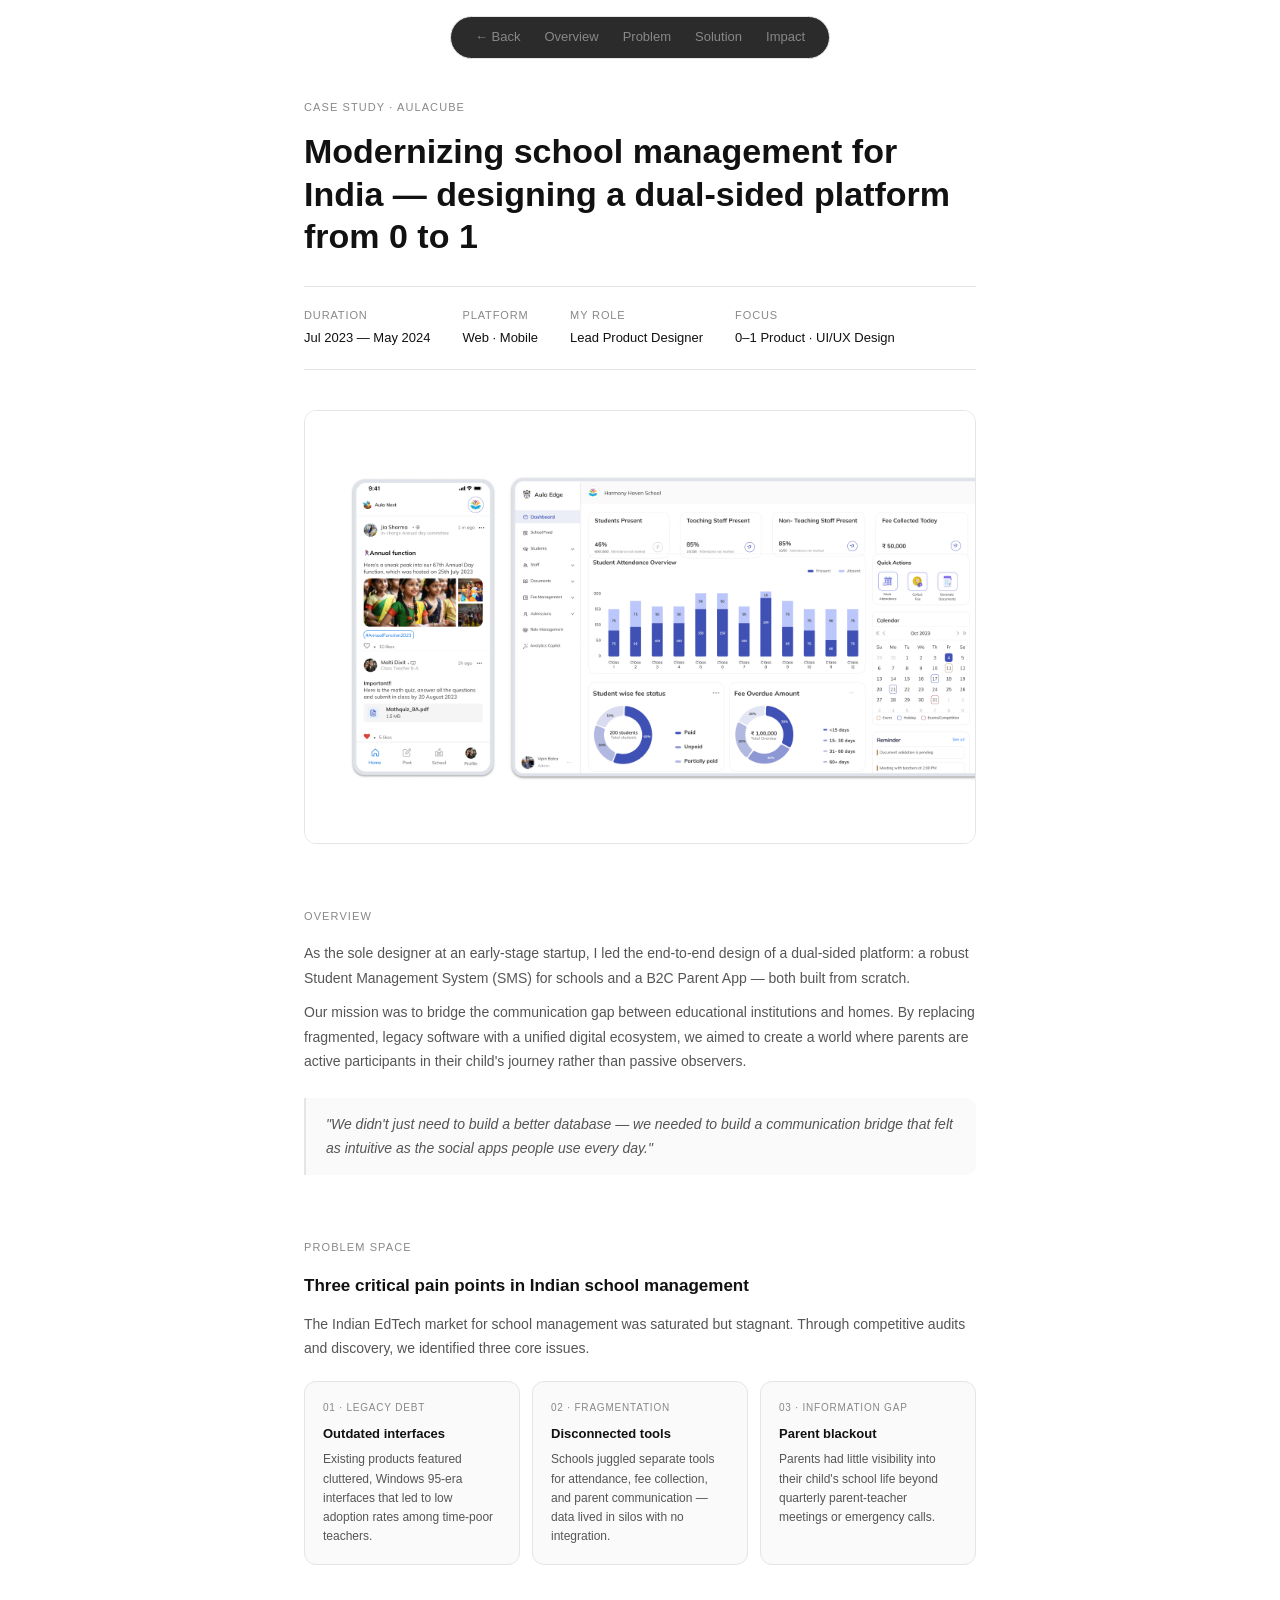
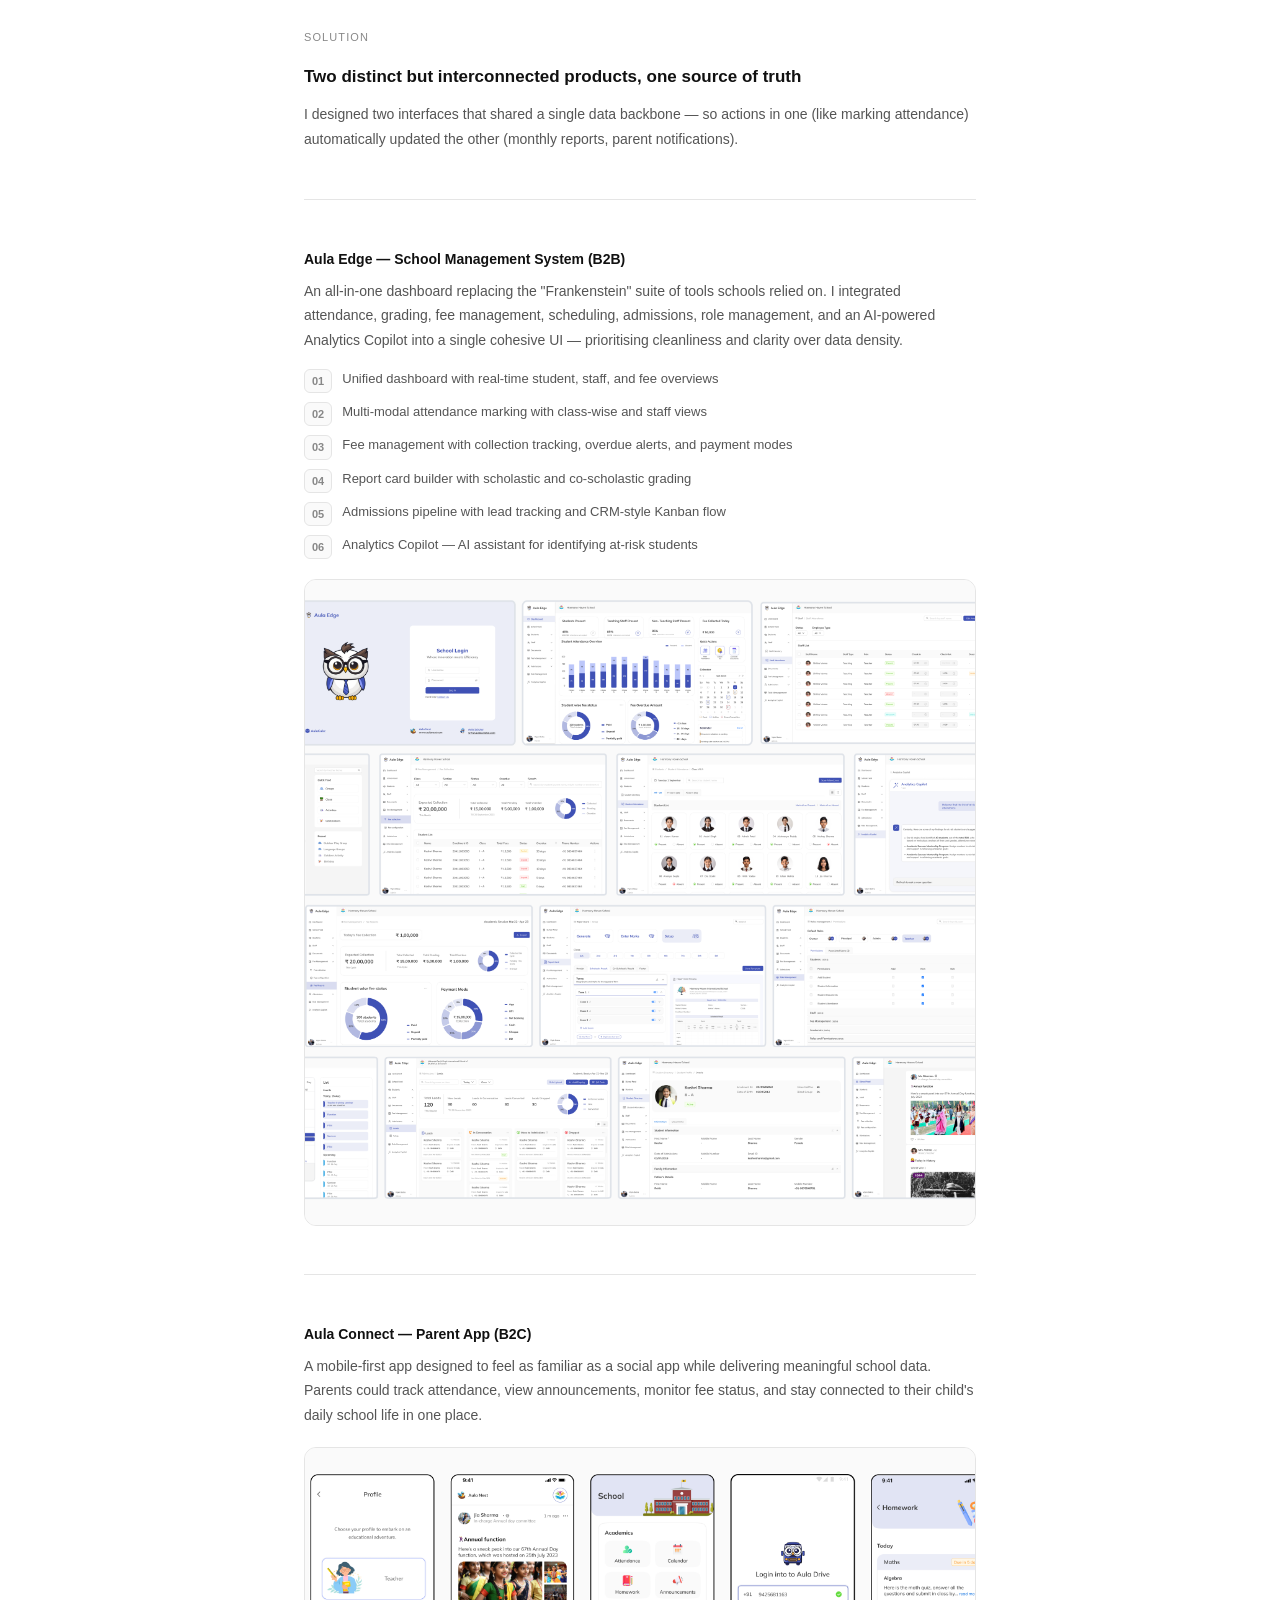
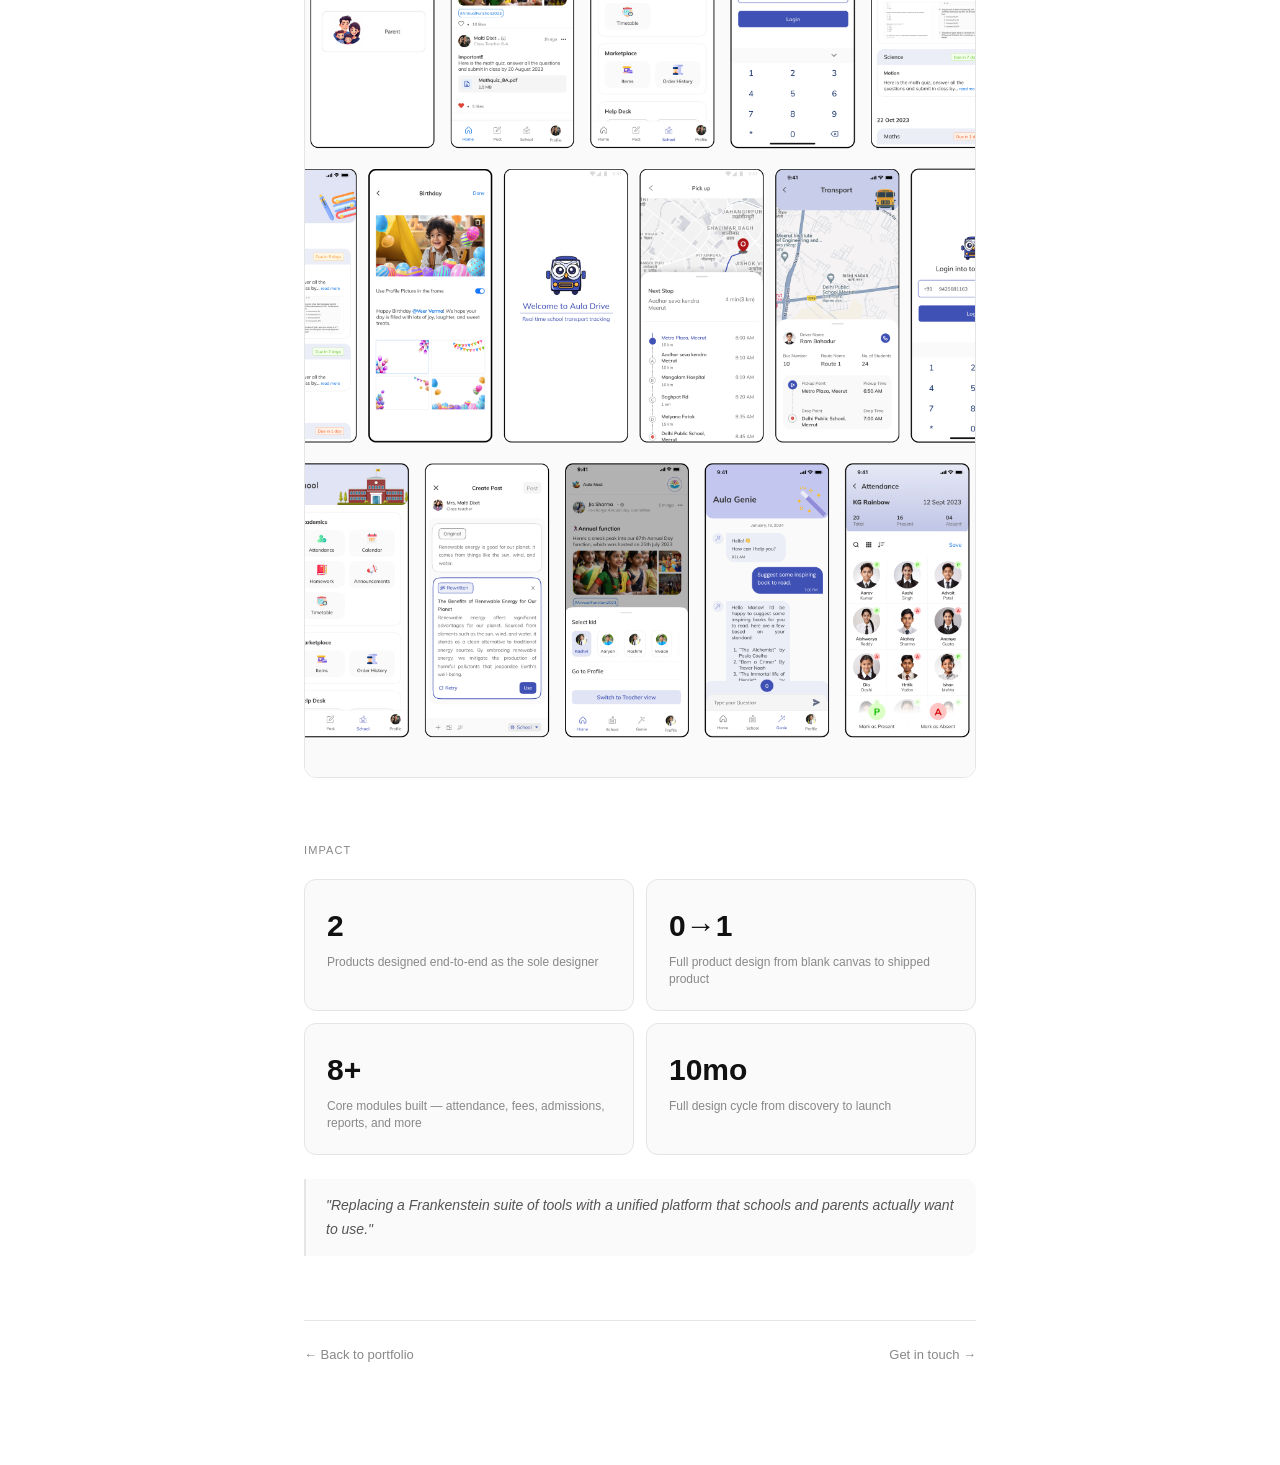
<file: aulacube-case-study.html>
<!DOCTYPE html>
<html lang="en">
<head>
  <meta charset="UTF-8" />
  <meta name="viewport" content="width=device-width, initial-scale=1.0" />
  <title>Rethinking School Management for India — Divyal Jain</title>
  <script>(function(){var t=localStorage.getItem('theme')||(window.matchMedia('(prefers-color-scheme: dark)').matches?'dark':'light');document.documentElement.setAttribute('data-theme',t);})();</script>
  <style>
    *, *::before, *::after { box-sizing: border-box; margin: 0; padding: 0; }

    :root {
      --bg: #ffffff;
      --fg: #111111;
      --muted: #888;
      --border: #e5e5e5;
      --card: #fafafa;
      --body-text: #555;
      --radius: 12px;
      --nav-bg: rgba(255,255,255,0.92);
      --nav-hover: #f0f0f0;
    }
    [data-theme="dark"] {
      --bg: #0f0f0f;
      --fg: #e8e8e8;
      --muted: #666;
      --border: #222;
      --card: #161616;
      --body-text: #999;
      --nav-bg: rgba(15,15,15,0.92);
      --nav-hover: #1a1a1a;
    }
    @media (prefers-color-scheme: dark) {
      :root:not([data-theme="light"]) {
        --bg: #0f0f0f; --fg: #e8e8e8; --muted: #666; --border: #222; --card: #161616; --body-text: #999;
      }
    }

    html { scroll-behavior: smooth; transition: background .3s, color .3s; }
    body { background: var(--bg); color: var(--fg); font-family: -apple-system, BlinkMacSystemFont, 'Segoe UI', sans-serif; line-height: 1.6; }

    /* NAV */
    .top-nav { position: sticky; top: 16px; z-index: 100; display: flex; justify-content: center; margin-bottom: 56px; }
    .nav-inner {
      display: flex; align-items: center; gap: 4px;
      background: rgba(20,20,20,.9); backdrop-filter: blur(12px);
      border: 1px solid var(--border); border-radius: 999px; padding: 6px 14px; font-size: 13px;
    }
    .nav-inner a { color: var(--muted); text-decoration: none; padding: 4px 10px; border-radius: 999px; transition: color .15s; }
    .nav-inner a:hover { color: var(--fg); }

    /* LAYOUT */
    main { max-width: 720px; margin: 0 auto; padding: 0 24px 100px; }

    /* HERO */
    .hero { margin-bottom: 64px; }
    .hero-eyebrow { font-size: 11px; letter-spacing: .1em; text-transform: uppercase; color: var(--muted); margin-bottom: 14px; }
    .hero h1 { font-size: clamp(24px, 4vw, 34px); font-weight: 600; line-height: 1.25; margin-bottom: 28px; }
    .hero-meta {
      display: flex; flex-wrap: wrap; gap: 32px;
      padding: 20px 0; border-top: 1px solid var(--border); border-bottom: 1px solid var(--border);
      margin-bottom: 40px;
    }
    .meta-item { display: flex; flex-direction: column; gap: 4px; }
    .meta-label { font-size: 11px; text-transform: uppercase; letter-spacing: .08em; color: var(--muted); }
    .meta-value { font-size: 13px; font-weight: 500; }

    /* SECTION */
    .cs-section { margin-bottom: 64px; }
    .section-label { font-size: 11px; letter-spacing: .1em; text-transform: uppercase; color: var(--muted); margin-bottom: 16px; }
    .cs-section h2 { font-size: 17px; font-weight: 600; margin-bottom: 12px; }
    .cs-section h3 { font-size: 14px; font-weight: 600; margin-bottom: 8px; margin-top: 24px; color: var(--fg); }
    .cs-section p { font-size: 14px; color: var(--body-text); line-height: 1.75; margin-bottom: 10px; }

    /* SCREENSHOT */
    .screenshot { width: 100%; display: block; border-radius: var(--radius); border: 1px solid var(--border); margin: 20px 0; }

    /* IMPACT LIST */
    .impact-list { display: flex; flex-direction: column; gap: 8px; margin-top: 16px; }
    .impact-item { display: flex; gap: 10px; align-items: flex-start; font-size: 13px; color: var(--body-text); line-height: 1.65; }
    .impact-num { background: var(--card); border: 1px solid var(--border); border-radius: 6px; padding: 2px 7px; font-size: 11px; color: var(--muted); font-weight: 600; flex-shrink: 0; margin-top: 1px; }

    /* METRICS */
    .metrics { display: grid; grid-template-columns: repeat(2, 1fr); gap: 12px; margin-top: 20px; }
    .metric { background: var(--card); border: 1px solid var(--border); border-radius: var(--radius); padding: 22px; }
    .metric-val { font-size: 30px; font-weight: 700; margin-bottom: 4px; }
    .metric-label { font-size: 12px; color: var(--muted); line-height: 1.4; }

    /* PROBLEM CARDS */
    .problem-grid { display: grid; grid-template-columns: repeat(3, 1fr); gap: 12px; margin-top: 20px; }
    .problem-card { background: var(--card); border: 1px solid var(--border); border-radius: var(--radius); padding: 18px; }
    .problem-card .problem-tag { font-size: 10px; text-transform: uppercase; letter-spacing: .08em; color: var(--muted); margin-bottom: 8px; }
    .problem-card h4 { font-size: 13px; font-weight: 600; margin-bottom: 6px; color: var(--fg); }
    .problem-card p { font-size: 12px; color: var(--body-text); line-height: 1.6; margin: 0; }

    /* PULL QUOTE */
    .pull-quote { border-left: 2px solid var(--border); padding: 14px 20px; margin-top: 24px; background: var(--card); border-radius: 0 10px 10px 0; }
    .pull-quote p { font-size: 14px; font-style: italic; color: var(--body-text); margin: 0 !important; }

    hr { border: none; border-top: 1px solid var(--border); margin: 48px 0; }

    /* FOOTER */
    .footer { margin-top: 64px; padding-top: 24px; border-top: 1px solid var(--border); display: flex; justify-content: space-between; align-items: center; }
    .footer a { font-size: 13px; color: var(--muted); text-decoration: none; transition: color .15s; }
    .footer a:hover { color: var(--fg); }

    /* MOBILE BACK BUTTON */
    .mobile-back { display: none; }
    @media (max-width: 640px) {
      .mobile-back {
        display: flex; align-items: center; justify-content: center;
        position: fixed; top: 16px; left: 16px; z-index: 999;
        width: 38px; height: 38px; border-radius: 100px;
        background: var(--nav-bg); backdrop-filter: blur(16px); -webkit-backdrop-filter: blur(16px);
        border: 1px solid var(--border); box-shadow: 0 2px 12px rgba(0,0,0,0.12);
        color: var(--fg); text-decoration: none;
        transition: transform 0.3s ease, opacity 0.3s ease, background 0.2s;
      }
      .mobile-back svg { width: 18px; height: 18px; stroke: currentColor; fill: none; stroke-width: 2; stroke-linecap: round; stroke-linejoin: round; }
      .mobile-back.hide { transform: translateY(-72px); opacity: 0; pointer-events: none; }
    }

    @media (max-width: 640px) {
      /* Nav */
      .top-nav { display: none; }
      /* Layout — top padding clears the fixed back button */
      main { padding: 72px 16px 48px; }
      /* Grids */
      .problem-grid { grid-template-columns: 1fr; }
      .metrics { grid-template-columns: 1fr; }
      /* Meta */
      .hero-meta { gap: 16px; }
      /* Impact metrics */
      .metric { padding: 14px; }
      .metric-val { font-size: 20px; }
      .metric-label { font-size: 11px; }
      /* Footer */
      .footer { flex-direction: column; gap: 8px; text-align: center; }
    }
  </style>
</head>
<body>

<nav class="top-nav">
  <div class="nav-inner">
    <a href="index.html">← Back</a>
    <a href="#overview">Overview</a>
    <a href="#problem">Problem</a>
    <a href="#solution">Solution</a>
    <a href="#impact">Impact</a>
  </div>
</nav>

<main>

  <!-- HERO -->
  <div class="hero">
    <div class="hero-eyebrow">Case Study · AulaCube</div>
    <h1>Modernizing school management for India — designing a dual-sided platform from 0 to 1</h1>
    <div class="hero-meta">
      <div class="meta-item"><span class="meta-label">Duration</span><span class="meta-value">Jul 2023 — May 2024</span></div>
      <div class="meta-item"><span class="meta-label">Platform</span><span class="meta-value">Web · Mobile</span></div>
      <div class="meta-item"><span class="meta-label">My Role</span><span class="meta-value">Lead Product Designer</span></div>
      <div class="meta-item"><span class="meta-label">Focus</span><span class="meta-value">0–1 Product · UI/UX Design</span></div>
    </div>
    <img class="screenshot" src="AulaCube case study three thumbnail.png" alt="AulaCube platform" style="margin:0" />
  </div>

  <!-- OVERVIEW -->
  <div class="cs-section" id="overview">
    <div class="section-label">Overview</div>
    <p>As the sole designer at an early-stage startup, I led the end-to-end design of a dual-sided platform: a robust Student Management System (SMS) for schools and a B2C Parent App — both built from scratch.</p>
    <p>Our mission was to bridge the communication gap between educational institutions and homes. By replacing fragmented, legacy software with a unified digital ecosystem, we aimed to create a world where parents are active participants in their child's journey rather than passive observers.</p>

    <div class="pull-quote">
      <p>"We didn't just need to build a better database — we needed to build a communication bridge that felt as intuitive as the social apps people use every day."</p>
    </div>
  </div>

  <!-- PROBLEM -->
  <div class="cs-section" id="problem">
    <div class="section-label">Problem Space</div>
    <h2>Three critical pain points in Indian school management</h2>
    <p>The Indian EdTech market for school management was saturated but stagnant. Through competitive audits and discovery, we identified three core issues.</p>

    <div class="problem-grid">
      <div class="problem-card">
        <div class="problem-tag">01 · Legacy Debt</div>
        <h4>Outdated interfaces</h4>
        <p>Existing products featured cluttered, Windows 95-era interfaces that led to low adoption rates among time-poor teachers.</p>
      </div>
      <div class="problem-card">
        <div class="problem-tag">02 · Fragmentation</div>
        <h4>Disconnected tools</h4>
        <p>Schools juggled separate tools for attendance, fee collection, and parent communication — data lived in silos with no integration.</p>
      </div>
      <div class="problem-card">
        <div class="problem-tag">03 · Information Gap</div>
        <h4>Parent blackout</h4>
        <p>Parents had little visibility into their child's school life beyond quarterly parent-teacher meetings or emergency calls.</p>
      </div>
    </div>
  </div>

  <!-- SOLUTION -->
  <div class="cs-section" id="solution">
    <div class="section-label">Solution</div>
    <h2>Two distinct but interconnected products, one source of truth</h2>
    <p>I designed two interfaces that shared a single data backbone — so actions in one (like marking attendance) automatically updated the other (monthly reports, parent notifications).</p>

    <hr />

    <h3>Aula Edge — School Management System (B2B)</h3>
    <p>An all-in-one dashboard replacing the "Frankenstein" suite of tools schools relied on. I integrated attendance, grading, fee management, scheduling, admissions, role management, and an AI-powered Analytics Copilot into a single cohesive UI — prioritising cleanliness and clarity over data density.</p>

    <div class="impact-list">
      <div class="impact-item"><span class="impact-num">01</span>Unified dashboard with real-time student, staff, and fee overviews</div>
      <div class="impact-item"><span class="impact-num">02</span>Multi-modal attendance marking with class-wise and staff views</div>
      <div class="impact-item"><span class="impact-num">03</span>Fee management with collection tracking, overdue alerts, and payment modes</div>
      <div class="impact-item"><span class="impact-num">04</span>Report card builder with scholastic and co-scholastic grading</div>
      <div class="impact-item"><span class="impact-num">05</span>Admissions pipeline with lead tracking and CRM-style Kanban flow</div>
      <div class="impact-item"><span class="impact-num">06</span>Analytics Copilot — AI assistant for identifying at-risk students</div>
    </div>

    <img class="screenshot" src="Case study 3 assets/Aula Edge.png" alt="Aula Edge screens" />

    <hr />

    <h3>Aula Connect — Parent App (B2C)</h3>
    <p>A mobile-first app designed to feel as familiar as a social app while delivering meaningful school data. Parents could track attendance, view announcements, monitor fee status, and stay connected to their child's daily school life in one place.</p>

    <img class="screenshot" src="Case study 3 assets/Aula Connect.png" alt="Aula Connect parent app screens" />
  </div>

  <!-- IMPACT -->
  <div class="cs-section" id="impact">
    <div class="section-label">Impact</div>
    <div class="metrics">
      <div class="metric"><div class="metric-val">2</div><div class="metric-label">Products designed end-to-end as the sole designer</div></div>
      <div class="metric"><div class="metric-val">0→1</div><div class="metric-label">Full product design from blank canvas to shipped product</div></div>
      <div class="metric"><div class="metric-val">8+</div><div class="metric-label">Core modules built — attendance, fees, admissions, reports, and more</div></div>
      <div class="metric"><div class="metric-val">10mo</div><div class="metric-label">Full design cycle from discovery to launch</div></div>
    </div>
    <div class="pull-quote" style="margin-top:24px">
      <p>"Replacing a Frankenstein suite of tools with a unified platform that schools and parents actually want to use."</p>
    </div>
  </div>

  <div class="footer">
    <a href="index.html">← Back to portfolio</a>
    <a href="mailto:hi@divyaljain.com">Get in touch →</a>
  </div>

</main>

<!-- MOBILE BACK BUTTON -->
<a class="mobile-back" href="index.html" aria-label="Back to portfolio">
  <svg viewBox="0 0 24 24"><line x1="19" y1="12" x2="5" y2="12"/><polyline points="12 19 5 12 12 5"/></svg>
</a>
<script>
  (function() {
    var btn = document.querySelector('.mobile-back');
    if (!btn) return;
    var lastY = window.scrollY;
    var ticking = false;
    window.addEventListener('scroll', function() {
      if (ticking) return;
      ticking = true;
      requestAnimationFrame(function() {
        var y = window.scrollY;
        if (y > lastY && y > 60) {
          btn.classList.add('hide');
        } else {
          btn.classList.remove('hide');
        }
        lastY = y;
        ticking = false;
      });
    }, { passive: true });
  })();
</script>
</body>
</html>
</file>
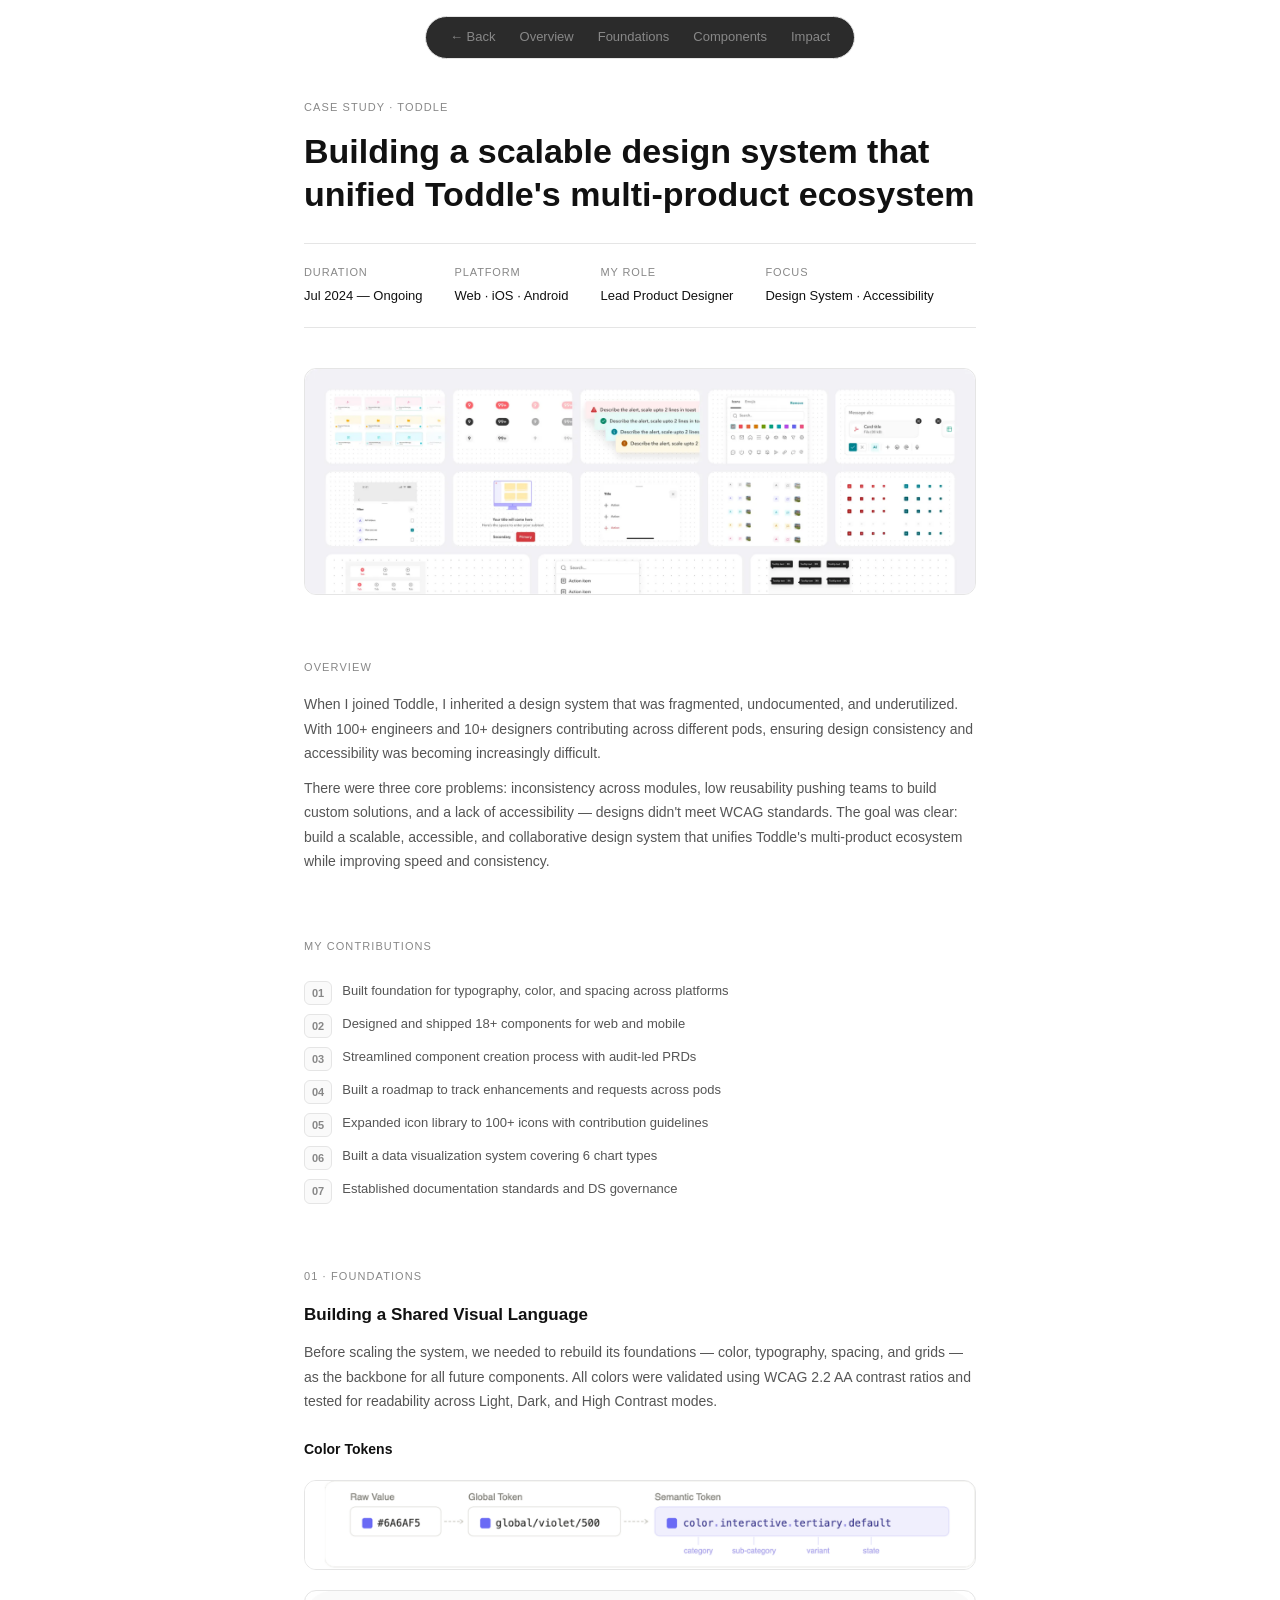
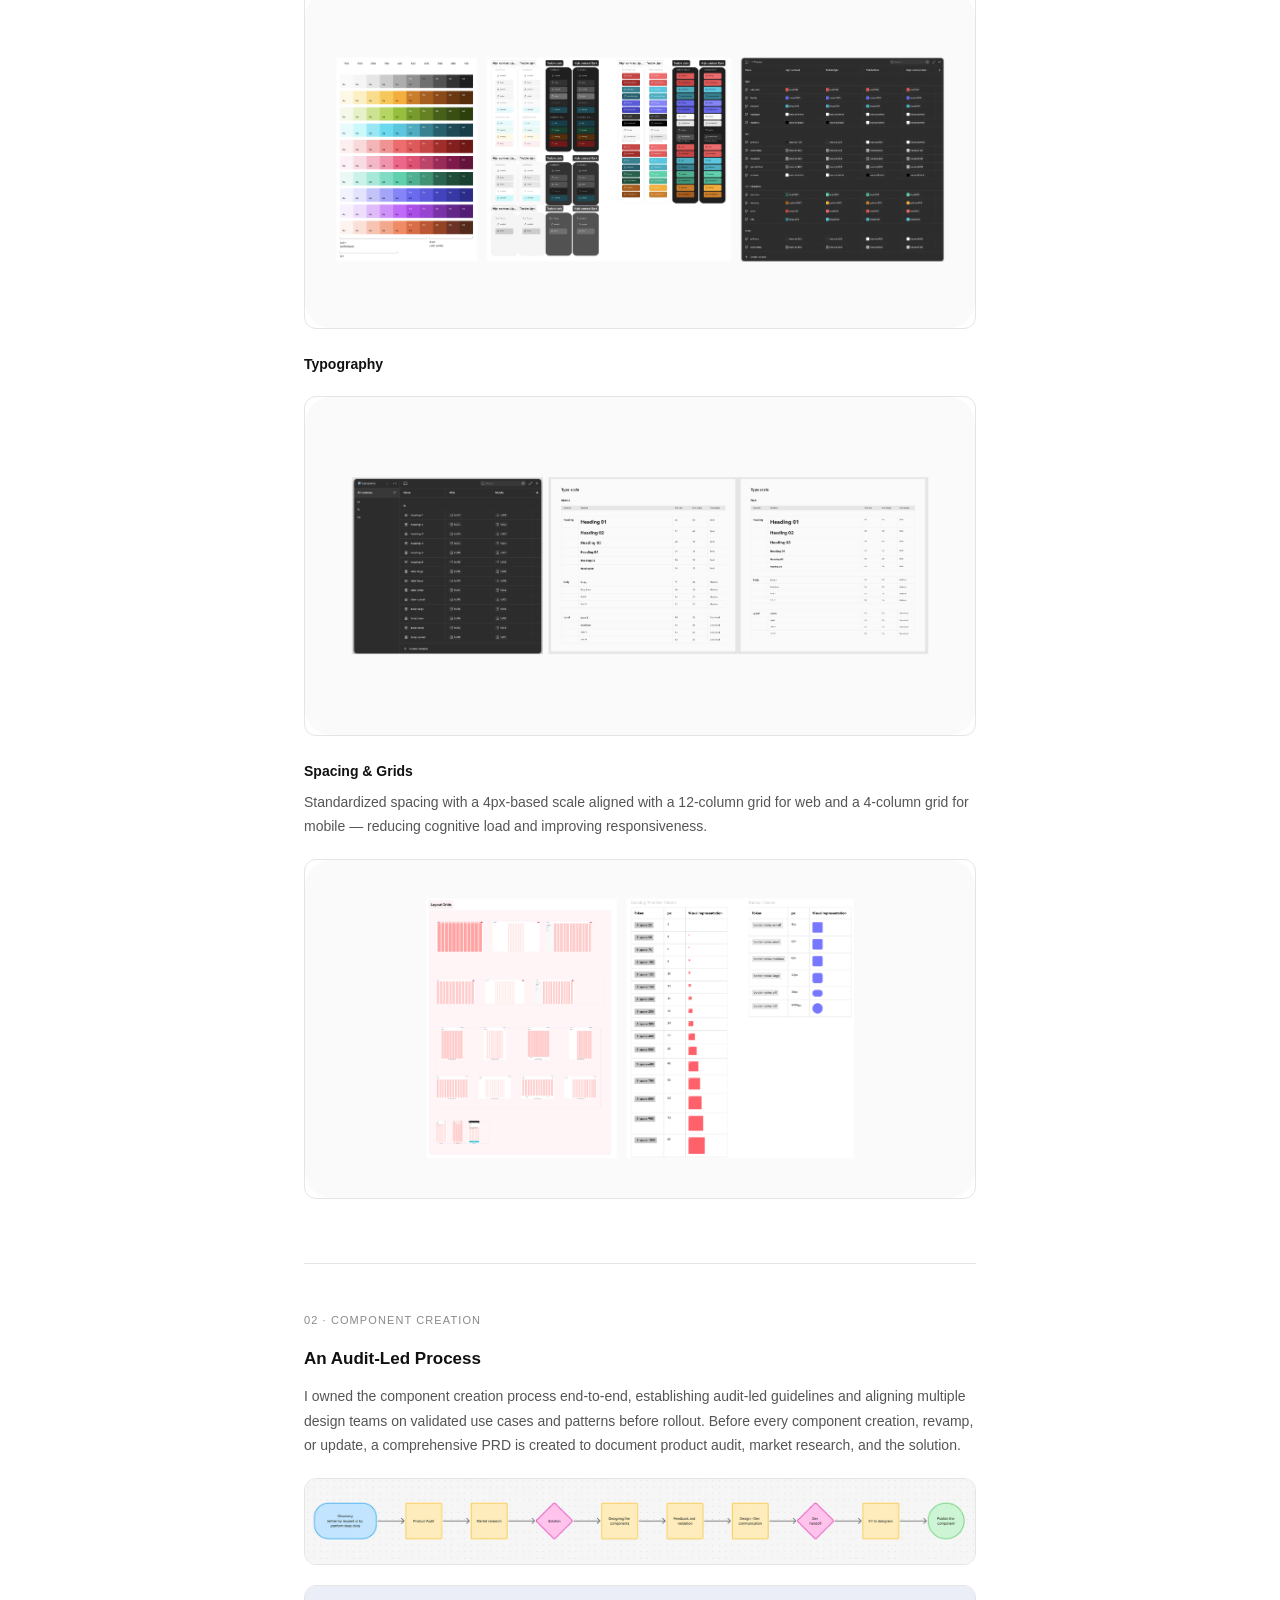
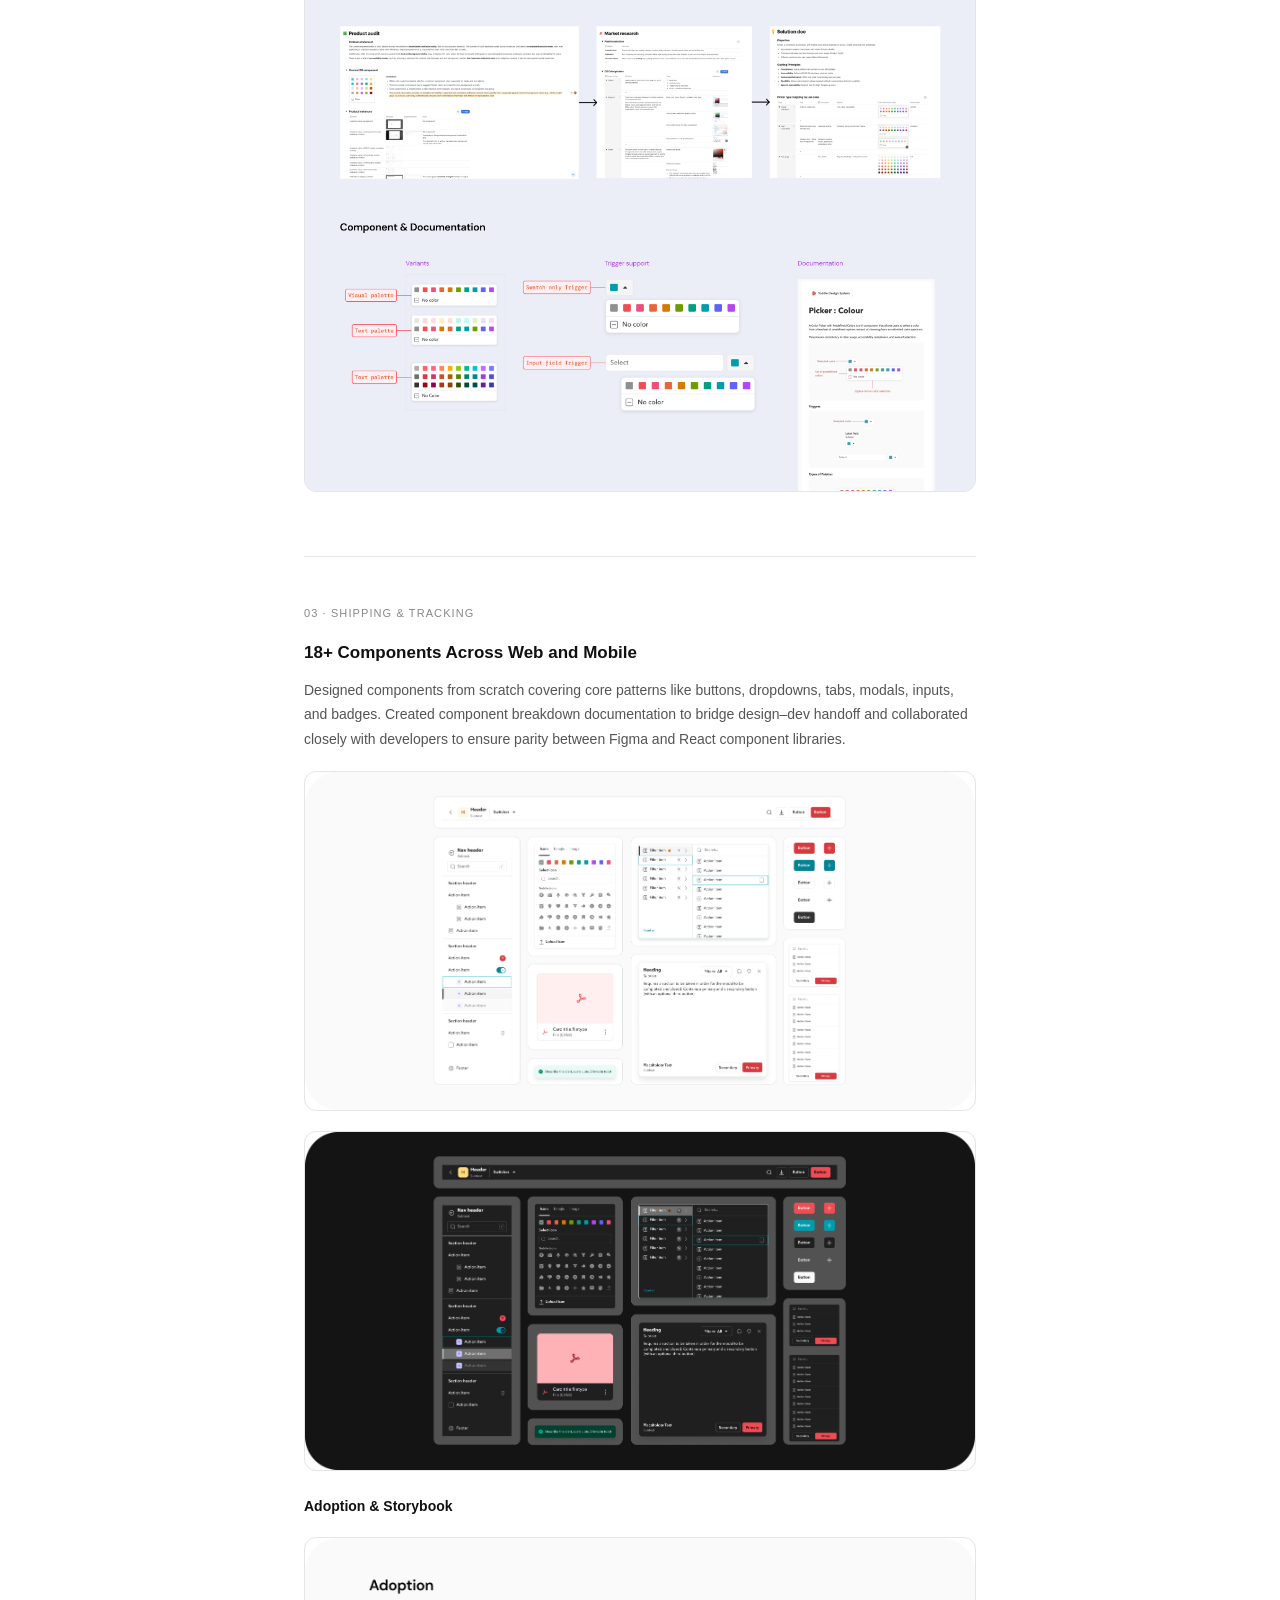
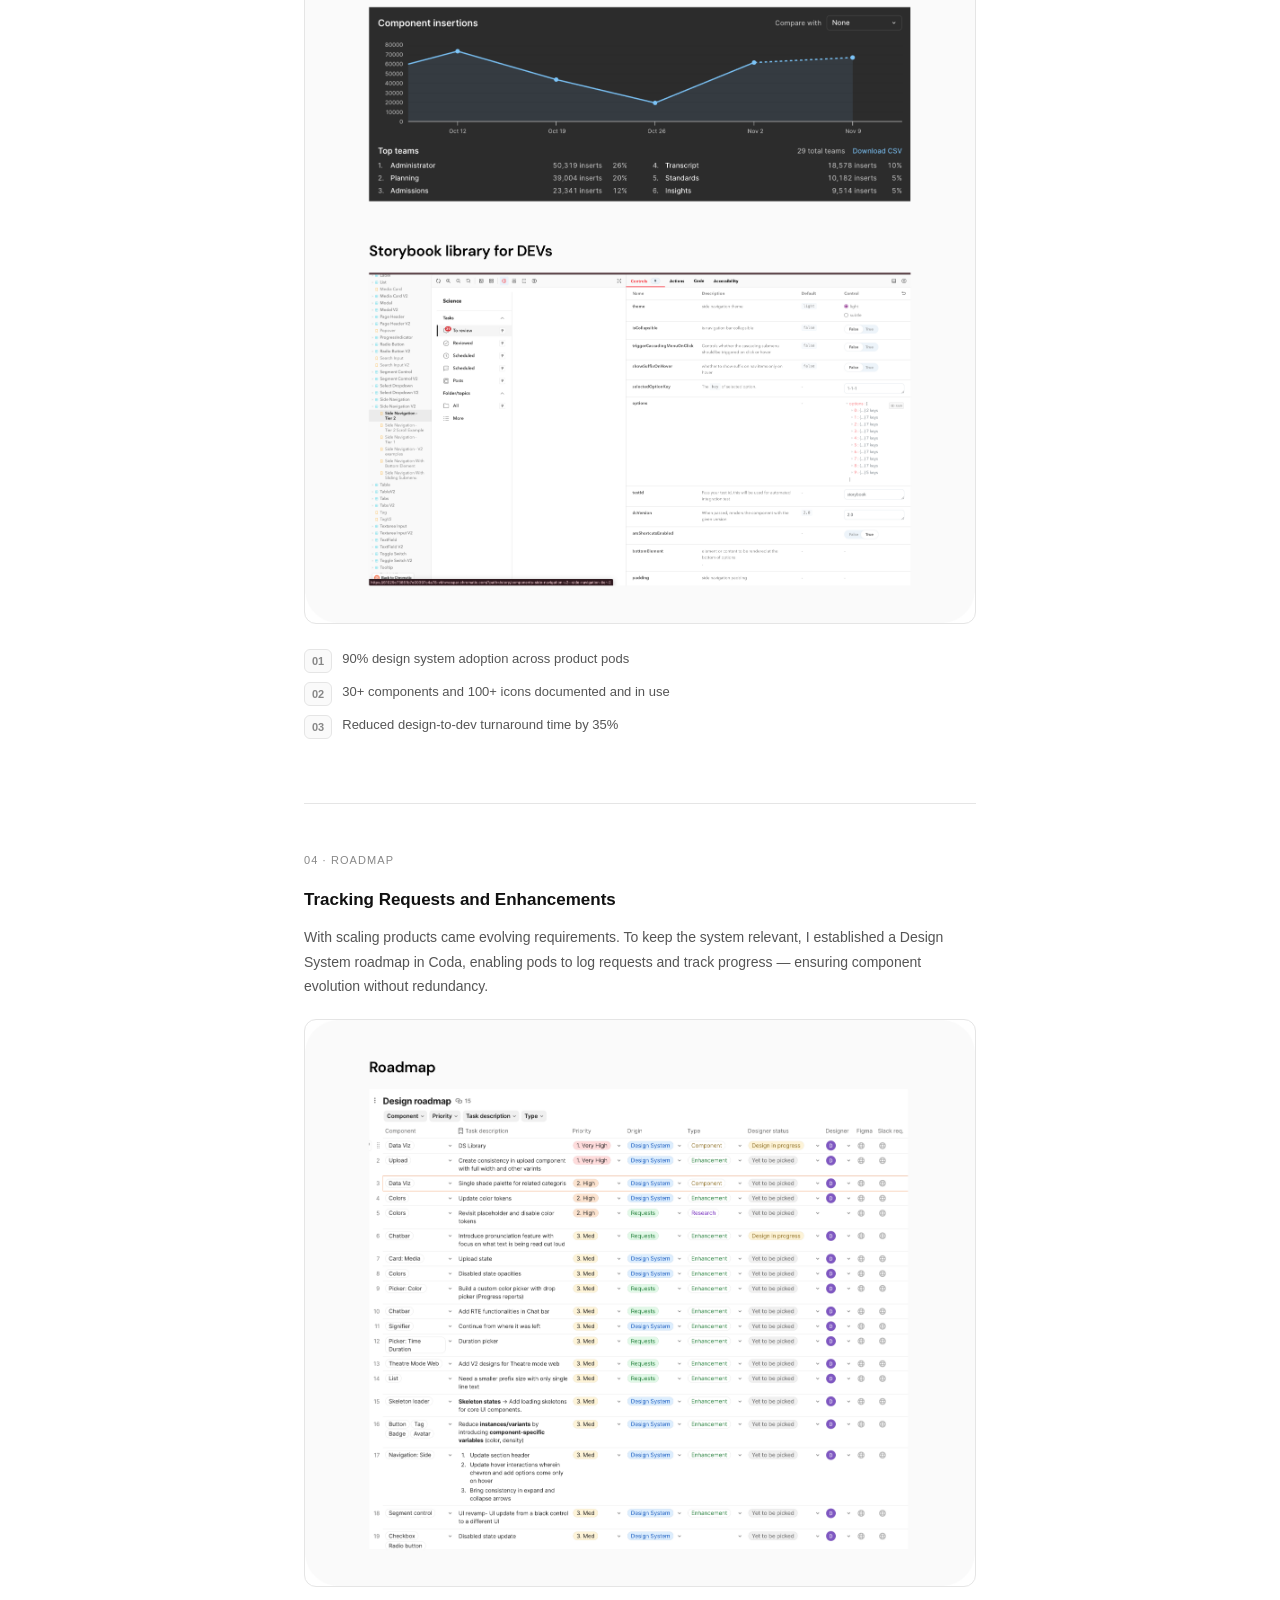
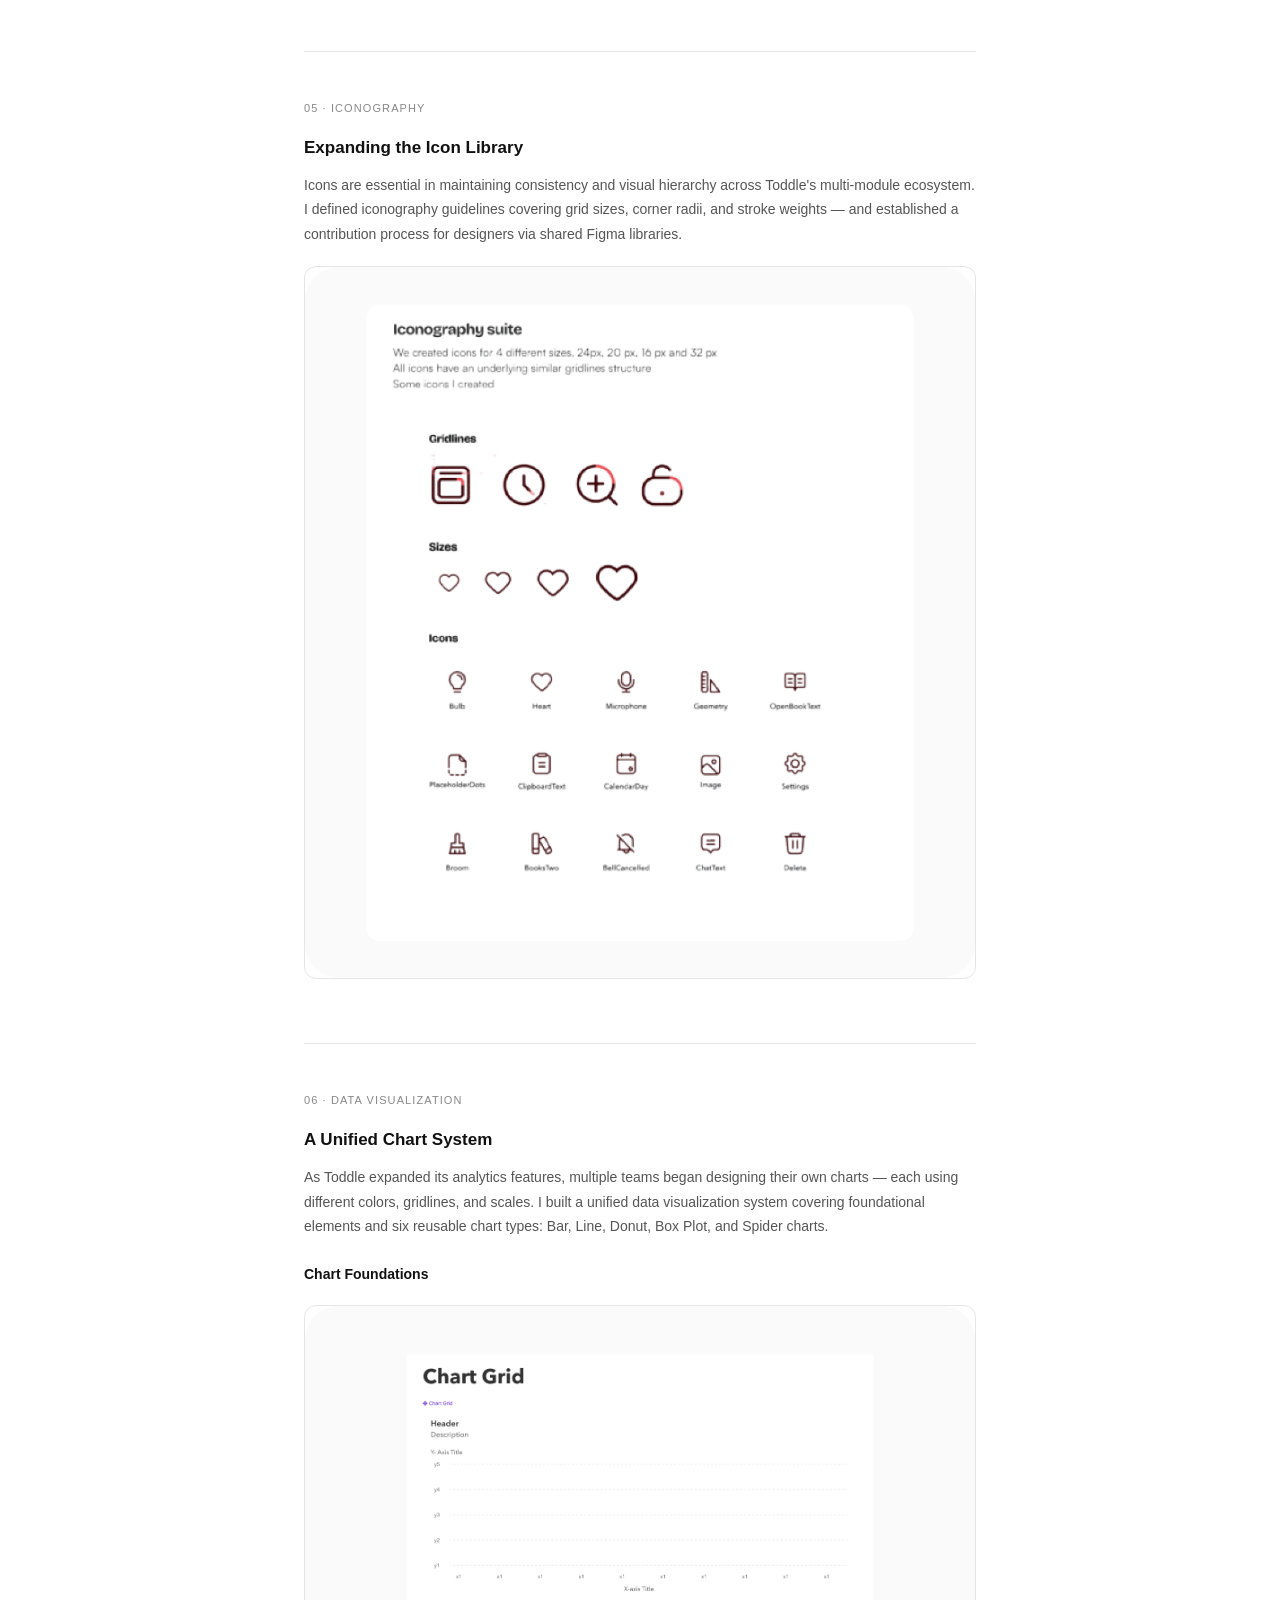
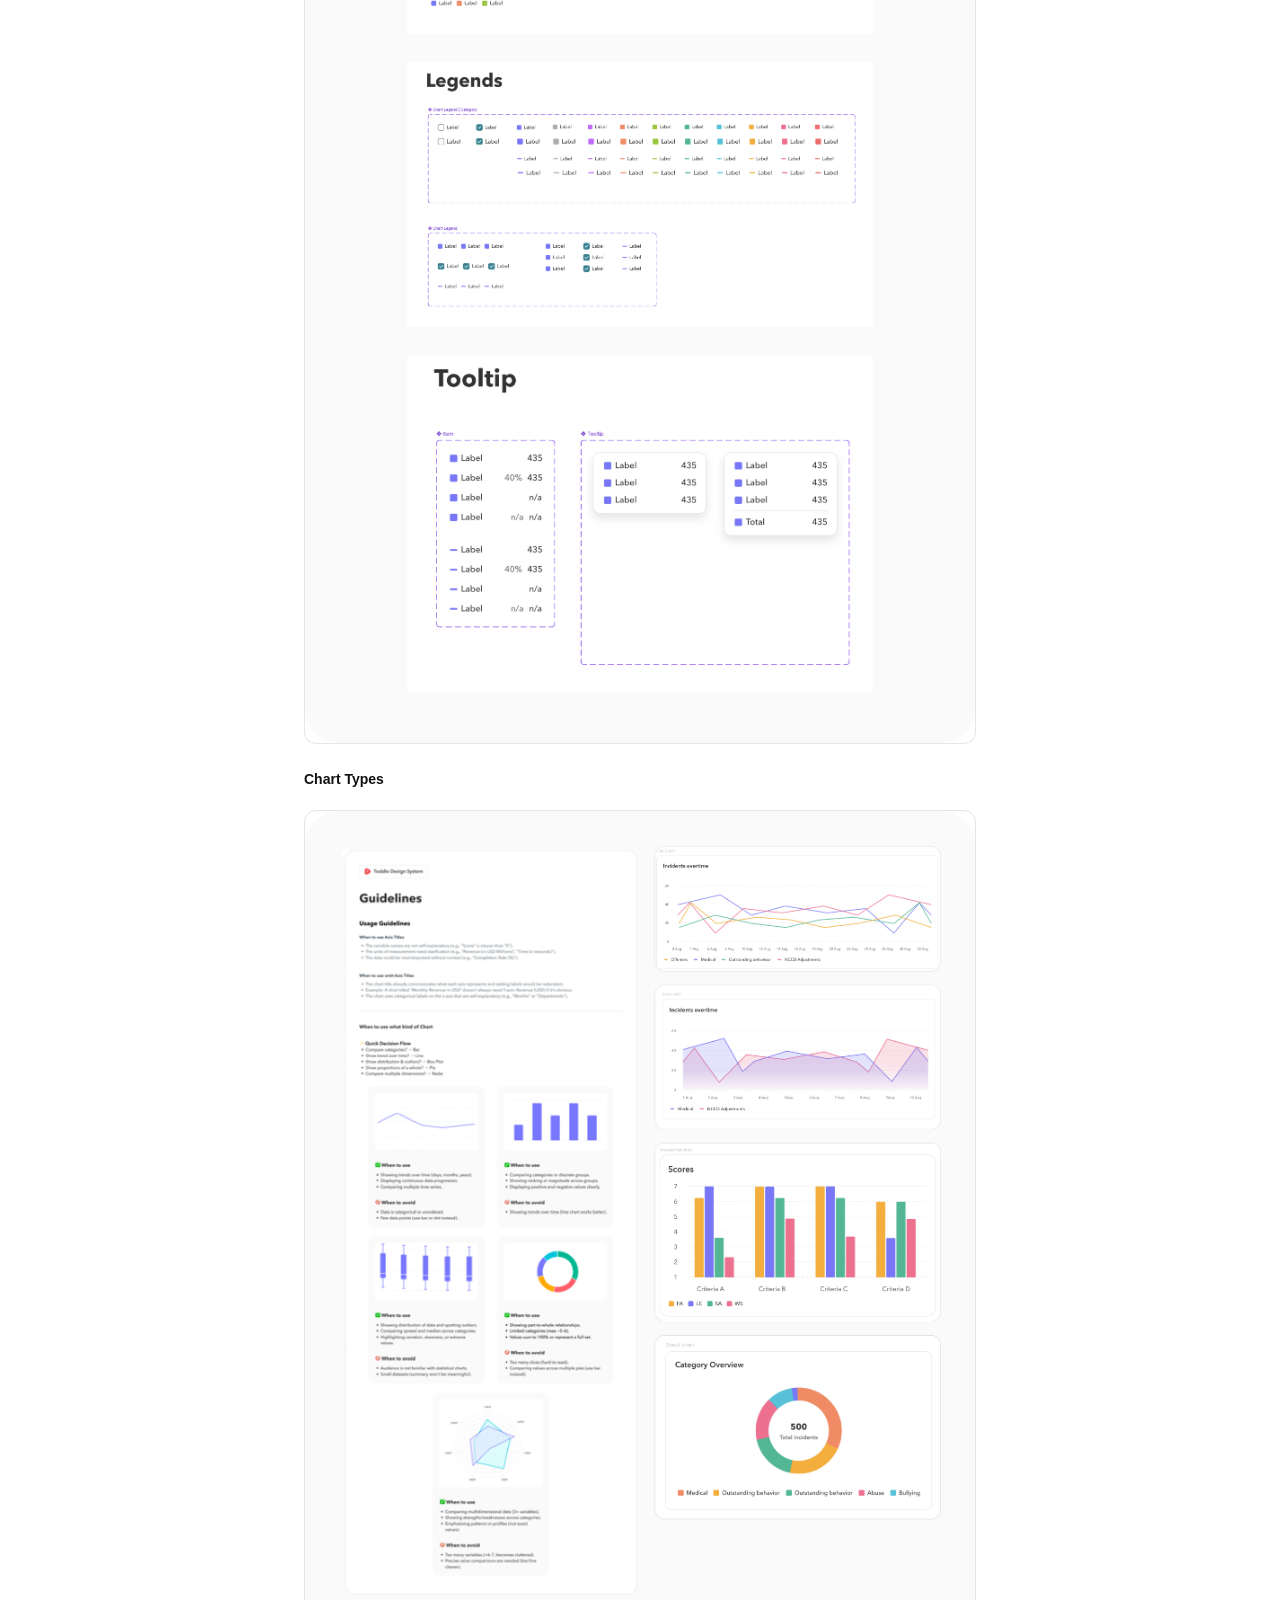
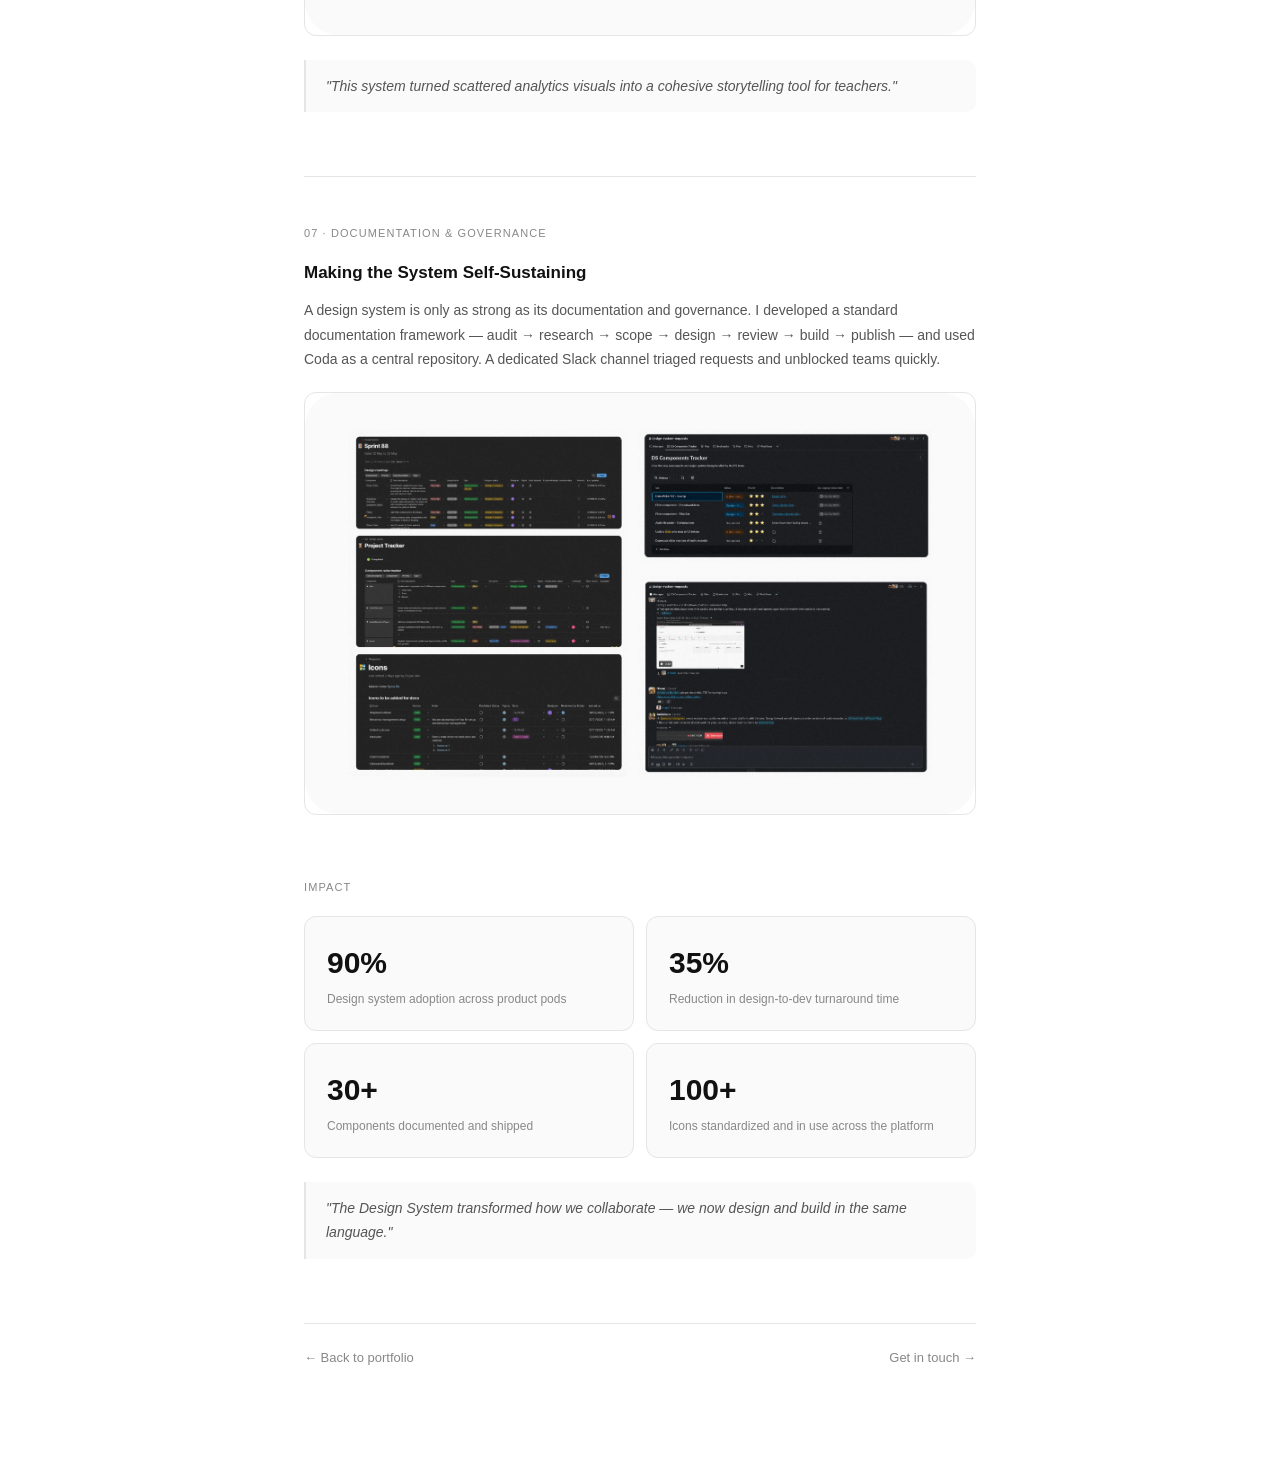
<file: design-system-case-study.html>
<!DOCTYPE html>
<html lang="en">
<head>
  <meta charset="UTF-8" />
  <meta name="viewport" content="width=device-width, initial-scale=1.0" />
  <title>Building Toddle's Design System 2.0 — Divyal Jain</title>
  <script>(function(){var t=localStorage.getItem('theme')||(window.matchMedia('(prefers-color-scheme: dark)').matches?'dark':'light');document.documentElement.setAttribute('data-theme',t);})();</script>
  <style>
    *, *::before, *::after { box-sizing: border-box; margin: 0; padding: 0; }

    :root {
      --bg: #ffffff;
      --fg: #111111;
      --muted: #888;
      --border: #e5e5e5;
      --card: #fafafa;
      --body-text: #555;
      --radius: 12px;
      --nav-bg: rgba(255,255,255,0.92);
      --nav-hover: #f0f0f0;
    }
    [data-theme="dark"] {
      --bg: #0f0f0f;
      --fg: #e8e8e8;
      --muted: #666;
      --border: #222;
      --card: #161616;
      --body-text: #999;
      --nav-bg: rgba(15,15,15,0.92);
      --nav-hover: #1a1a1a;
    }
    @media (prefers-color-scheme: dark) {
      :root:not([data-theme="light"]) {
        --bg: #0f0f0f; --fg: #e8e8e8; --muted: #666; --border: #222; --card: #161616; --body-text: #999;
      }
    }

    html { scroll-behavior: smooth; transition: background .3s, color .3s; }
    body { background: var(--bg); color: var(--fg); font-family: -apple-system, BlinkMacSystemFont, 'Segoe UI', sans-serif; line-height: 1.6; }

    /* NAV */
    .top-nav { position: sticky; top: 16px; z-index: 100; display: flex; justify-content: center; margin-bottom: 56px; }
    .nav-inner {
      display: flex; align-items: center; gap: 4px;
      background: rgba(20,20,20,.9); backdrop-filter: blur(12px);
      border: 1px solid var(--border); border-radius: 999px; padding: 6px 14px; font-size: 13px;
    }
    .nav-inner a { color: var(--muted); text-decoration: none; padding: 4px 10px; border-radius: 999px; transition: color .15s; }
    .nav-inner a:hover { color: var(--fg); }

    /* LAYOUT */
    main { max-width: 720px; margin: 0 auto; padding: 0 24px 100px; }

    /* HERO */
    .hero { margin-bottom: 64px; }
    .hero-eyebrow { font-size: 11px; letter-spacing: .1em; text-transform: uppercase; color: var(--muted); margin-bottom: 14px; }
    .hero h1 { font-size: clamp(24px, 4vw, 34px); font-weight: 600; line-height: 1.25; margin-bottom: 28px; }
    .hero-meta {
      display: flex; flex-wrap: wrap; gap: 32px;
      padding: 20px 0; border-top: 1px solid var(--border); border-bottom: 1px solid var(--border);
      margin-bottom: 40px;
    }
    .meta-item { display: flex; flex-direction: column; gap: 4px; }
    .meta-label { font-size: 11px; text-transform: uppercase; letter-spacing: .08em; color: var(--muted); }
    .meta-value { font-size: 13px; font-weight: 500; }

    /* SECTION */
    .cs-section { margin-bottom: 64px; }
    .section-label { font-size: 11px; letter-spacing: .1em; text-transform: uppercase; color: var(--muted); margin-bottom: 16px; }
    .cs-section h2 { font-size: 17px; font-weight: 600; margin-bottom: 12px; }
    .cs-section h3 { font-size: 14px; font-weight: 600; margin-bottom: 8px; margin-top: 24px; color: var(--fg); }
    .cs-section p { font-size: 14px; color: var(--body-text); line-height: 1.75; margin-bottom: 10px; }

    /* SCREENSHOT */
    .screenshot { width: 100%; display: block; border-radius: var(--radius); border: 1px solid var(--border); margin: 20px 0; }
    .screenshot-white { background: #fff; }
    .img-row { display: flex; gap: 12px; margin: 20px 0; }
    .img-row .screenshot { margin: 0; flex: 1; }
    .white-bg { background: #fff; border-radius: var(--radius); padding: 24px; margin: 20px 0; border: 1px solid var(--border); }
    .white-bg .screenshot { margin: 0; border: none; border-radius: 8px; }

    /* IMPACT LIST */
    .impact-list { display: flex; flex-direction: column; gap: 8px; margin-top: 16px; }
    .impact-item { display: flex; gap: 10px; align-items: flex-start; font-size: 13px; color: var(--body-text); line-height: 1.65; }
    .impact-num { background: var(--card); border: 1px solid var(--border); border-radius: 6px; padding: 2px 7px; font-size: 11px; color: var(--muted); font-weight: 600; flex-shrink: 0; margin-top: 1px; }

    /* METRICS */
    .metrics { display: grid; grid-template-columns: repeat(2, 1fr); gap: 12px; margin-top: 20px; }
    .metric { background: var(--card); border: 1px solid var(--border); border-radius: var(--radius); padding: 22px; }
    .metric-val { font-size: 30px; font-weight: 700; margin-bottom: 4px; }
    .metric-label { font-size: 12px; color: var(--muted); line-height: 1.4; }

    /* QUOTE */
    .pull-quote { border-left: 2px solid var(--border); padding: 14px 20px; margin-top: 24px; background: var(--card); border-radius: 0 10px 10px 0; }
    .pull-quote p { font-size: 14px; font-style: italic; color: var(--body-text); margin: 0 !important; }

    hr { border: none; border-top: 1px solid var(--border); margin: 48px 0; }

    /* FOOTER */
    .footer { margin-top: 64px; padding-top: 24px; border-top: 1px solid var(--border); display: flex; justify-content: space-between; align-items: center; }
    .footer a { font-size: 13px; color: var(--muted); text-decoration: none; transition: color .15s; }
    .footer a:hover { color: var(--fg); }

    /* MOBILE BACK BUTTON */
    .mobile-back { display: none; }
    @media (max-width: 640px) {
      .mobile-back {
        display: flex; align-items: center; justify-content: center;
        position: fixed; top: 16px; left: 16px; z-index: 999;
        width: 38px; height: 38px; border-radius: 100px;
        background: var(--nav-bg); backdrop-filter: blur(16px); -webkit-backdrop-filter: blur(16px);
        border: 1px solid var(--border); box-shadow: 0 2px 12px rgba(0,0,0,0.12);
        color: var(--fg); text-decoration: none;
        transition: transform 0.3s ease, opacity 0.3s ease, background 0.2s;
      }
      .mobile-back svg { width: 18px; height: 18px; stroke: currentColor; fill: none; stroke-width: 2; stroke-linecap: round; stroke-linejoin: round; }
      .mobile-back.hide { transform: translateY(-72px); opacity: 0; pointer-events: none; }
    }

    @media (max-width: 640px) {
      /* Nav */
      .top-nav { display: none; }
      /* Layout — top padding clears the fixed back button */
      main { padding: 72px 16px 48px; }
      /* Images */
      .img-row { flex-direction: column; }
      /* Metrics */
      .metrics { grid-template-columns: 1fr; }
      /* Meta */
      .hero-meta { gap: 16px; }
      /* Impact metrics */
      .metric { padding: 14px; }
      .metric-val { font-size: 20px; }
      .metric-label { font-size: 11px; }
      /* Footer */
      .footer { flex-direction: column; gap: 8px; text-align: center; }
    }
  </style>
</head>
<body>

<nav class="top-nav">
  <div class="nav-inner">
    <a href="index.html">← Back</a>
    <a href="#overview">Overview</a>
    <a href="#foundations">Foundations</a>
    <a href="#components">Components</a>
    <a href="#impact">Impact</a>
  </div>
</nav>

<main>

  <!-- HERO -->
  <div class="hero">
    <div class="hero-eyebrow">Case Study · Toddle</div>
    <h1>Building a scalable design system that unified Toddle's multi-product ecosystem</h1>
    <div class="hero-meta">
      <div class="meta-item"><span class="meta-label">Duration</span><span class="meta-value">Jul 2024 — Ongoing</span></div>
      <div class="meta-item"><span class="meta-label">Platform</span><span class="meta-value">Web · iOS · Android</span></div>
      <div class="meta-item"><span class="meta-label">My Role</span><span class="meta-value">Lead Product Designer</span></div>
      <div class="meta-item"><span class="meta-label">Focus</span><span class="meta-value">Design System · Accessibility</span></div>
    </div>
    <img class="screenshot" src="case study 2 assets/hero section image.png" alt="Design System 2.0 hero" style="margin:0" />
  </div>

  <!-- OVERVIEW -->
  <div class="cs-section" id="overview">
    <div class="section-label">Overview</div>
    <p>When I joined Toddle, I inherited a design system that was fragmented, undocumented, and underutilized. With 100+ engineers and 10+ designers contributing across different pods, ensuring design consistency and accessibility was becoming increasingly difficult.</p>
    <p>There were three core problems: inconsistency across modules, low reusability pushing teams to build custom solutions, and a lack of accessibility — designs didn't meet WCAG standards. The goal was clear: build a scalable, accessible, and collaborative design system that unifies Toddle's multi-product ecosystem while improving speed and consistency.</p>
  </div>

  <!-- CONTRIBUTIONS -->
  <div class="cs-section">
    <div class="section-label">My Contributions</div>
    <div class="impact-list" style="margin-top:24px">
      <div class="impact-item"><span class="impact-num">01</span>Built foundation for typography, color, and spacing across platforms</div>
      <div class="impact-item"><span class="impact-num">02</span>Designed and shipped 18+ components for web and mobile</div>
      <div class="impact-item"><span class="impact-num">03</span>Streamlined component creation process with audit-led PRDs</div>
      <div class="impact-item"><span class="impact-num">04</span>Built a roadmap to track enhancements and requests across pods</div>
      <div class="impact-item"><span class="impact-num">05</span>Expanded icon library to 100+ icons with contribution guidelines</div>
      <div class="impact-item"><span class="impact-num">06</span>Built a data visualization system covering 6 chart types</div>
      <div class="impact-item"><span class="impact-num">07</span>Established documentation standards and DS governance</div>
    </div>
  </div>

  <!-- FOUNDATIONS -->
  <div class="cs-section" id="foundations">
    <div class="section-label">01 · Foundations</div>
    <h2>Building a Shared Visual Language</h2>
    <p>Before scaling the system, we needed to rebuild its foundations — color, typography, spacing, and grids — as the backbone for all future components. All colors were validated using WCAG 2.2 AA contrast ratios and tested for readability across Light, Dark, and High Contrast modes.</p>

    <h3>Color Tokens</h3>
    <img class="screenshot" src="case study 2 assets/color tokens.png" alt="Color tokens" />
    <img class="screenshot" src="case study 2 assets/foundations .png" alt="Foundations overview" />

    <h3>Typography</h3>
    <img class="screenshot" src="case study 2 assets/typography.png" alt="Typography" />

    <h3>Spacing & Grids</h3>
    <p>Standardized spacing with a 4px-based scale aligned with a 12-column grid for web and a 4-column grid for mobile — reducing cognitive load and improving responsiveness.</p>
    <img class="screenshot" src="case study 2 assets/spacing and grids.png" alt="Spacing and grids" />
  </div>

  <hr />

  <!-- COMPONENT CREATION -->
  <div class="cs-section" id="components">
    <div class="section-label">02 · Component Creation</div>
    <h2>An Audit-Led Process</h2>
    <p>I owned the component creation process end-to-end, establishing audit-led guidelines and aligning multiple design teams on validated use cases and patterns before rollout. Before every component creation, revamp, or update, a comprehensive PRD is created to document product audit, market research, and the solution.</p>

    <img class="screenshot" src="case study 2 assets/component creation workflow.png" alt="Component creation workflow" />
    <img class="screenshot" src="case study 2 assets/component creation example.png" alt="Component creation example" />
  </div>

  <hr />

  <!-- SHIPPING & TRACKING -->
  <div class="cs-section">
    <div class="section-label">03 · Shipping & Tracking</div>
    <h2>18+ Components Across Web and Mobile</h2>
    <p>Designed components from scratch covering core patterns like buttons, dropdowns, tabs, modals, inputs, and badges. Created component breakdown documentation to bridge design–dev handoff and collaborated closely with developers to ensure parity between Figma and React component libraries.</p>

    <img class="screenshot" src="case study 2 assets/shipping and tracking components light mode.png" alt="Components light mode" />
    <img class="screenshot" src="case study 2 assets/shipping and tracking components dark mode.png" alt="Components dark mode" />

    <h3>Adoption & Storybook</h3>
    <img class="screenshot" src="case study 2 assets/component impact. Adoption and storybook.png" alt="Component adoption and Storybook" />

    <div class="impact-list" style="margin-top:24px">
      <div class="impact-item"><span class="impact-num">01</span>90% design system adoption across product pods</div>
      <div class="impact-item"><span class="impact-num">02</span>30+ components and 100+ icons documented and in use</div>
      <div class="impact-item"><span class="impact-num">03</span>Reduced design-to-dev turnaround time by 35%</div>
    </div>
  </div>

  <hr />

  <!-- ROADMAP -->
  <div class="cs-section">
    <div class="section-label">04 · Roadmap</div>
    <h2>Tracking Requests and Enhancements</h2>
    <p>With scaling products came evolving requirements. To keep the system relevant, I established a Design System roadmap in Coda, enabling pods to log requests and track progress — ensuring component evolution without redundancy.</p>
    <img class="screenshot" src="case study 2 assets/roadmap.png" alt="Design system roadmap" />
  </div>

  <hr />

  <!-- ICONOGRAPHY -->
  <div class="cs-section">
    <div class="section-label">05 · Iconography</div>
    <h2>Expanding the Icon Library</h2>
    <p>Icons are essential in maintaining consistency and visual hierarchy across Toddle's multi-module ecosystem. I defined iconography guidelines covering grid sizes, corner radii, and stroke weights — and established a contribution process for designers via shared Figma libraries.</p>
    <img class="screenshot" src="case study 2 assets/iconography.png" alt="Icon library" />
  </div>

  <hr />

  <!-- DATA VISUALIZATION -->
  <div class="cs-section">
    <div class="section-label">06 · Data Visualization</div>
    <h2>A Unified Chart System</h2>
    <p>As Toddle expanded its analytics features, multiple teams began designing their own charts — each using different colors, gridlines, and scales. I built a unified data visualization system covering foundational elements and six reusable chart types: Bar, Line, Donut, Box Plot, and Spider charts.</p>

    <h3>Chart Foundations</h3>
    <img class="screenshot" src="case study 2 assets/chard foundations.png" alt="Chart foundations" />

    <h3>Chart Types</h3>
    <img class="screenshot" src="case study 2 assets/charts.png" alt="Chart types" />

    <div class="pull-quote">
      <p>"This system turned scattered analytics visuals into a cohesive storytelling tool for teachers."</p>
    </div>
  </div>

  <hr />

  <!-- DOCUMENTATION -->
  <div class="cs-section">
    <div class="section-label">07 · Documentation & Governance</div>
    <h2>Making the System Self-Sustaining</h2>
    <p>A design system is only as strong as its documentation and governance. I developed a standard documentation framework — audit → research → scope → design → review → build → publish — and used Coda as a central repository. A dedicated Slack channel triaged requests and unblocked teams quickly.</p>
    <img class="screenshot" src="case study 2 assets/document and governance.png" alt="Documentation and governance" />
  </div>

  <!-- IMPACT -->
  <div class="cs-section" id="impact">
    <div class="section-label">Impact</div>
    <div class="metrics">
      <div class="metric"><div class="metric-val">90%</div><div class="metric-label">Design system adoption across product pods</div></div>
      <div class="metric"><div class="metric-val">35%</div><div class="metric-label">Reduction in design-to-dev turnaround time</div></div>
      <div class="metric"><div class="metric-val">30+</div><div class="metric-label">Components documented and shipped</div></div>
      <div class="metric"><div class="metric-val">100+</div><div class="metric-label">Icons standardized and in use across the platform</div></div>
    </div>
    <div class="pull-quote" style="margin-top: 24px;">
      <p>"The Design System transformed how we collaborate — we now design and build in the same language."</p>
    </div>
  </div>

  <div class="footer">
    <a href="index.html">← Back to portfolio</a>
    <a href="mailto:hi@divyaljain.com">Get in touch →</a>
  </div>

</main>

<!-- MOBILE BACK BUTTON -->
<a class="mobile-back" href="index.html" aria-label="Back to portfolio">
  <svg viewBox="0 0 24 24"><line x1="19" y1="12" x2="5" y2="12"/><polyline points="12 19 5 12 12 5"/></svg>
</a>
<script>
  (function() {
    var btn = document.querySelector('.mobile-back');
    if (!btn) return;
    var lastY = window.scrollY;
    var ticking = false;
    window.addEventListener('scroll', function() {
      if (ticking) return;
      ticking = true;
      requestAnimationFrame(function() {
        var y = window.scrollY;
        if (y > lastY && y > 60) {
          btn.classList.add('hide');
        } else {
          btn.classList.remove('hide');
        }
        lastY = y;
        ticking = false;
      });
    }, { passive: true });
  })();
</script>
</body>
</html>
</file>
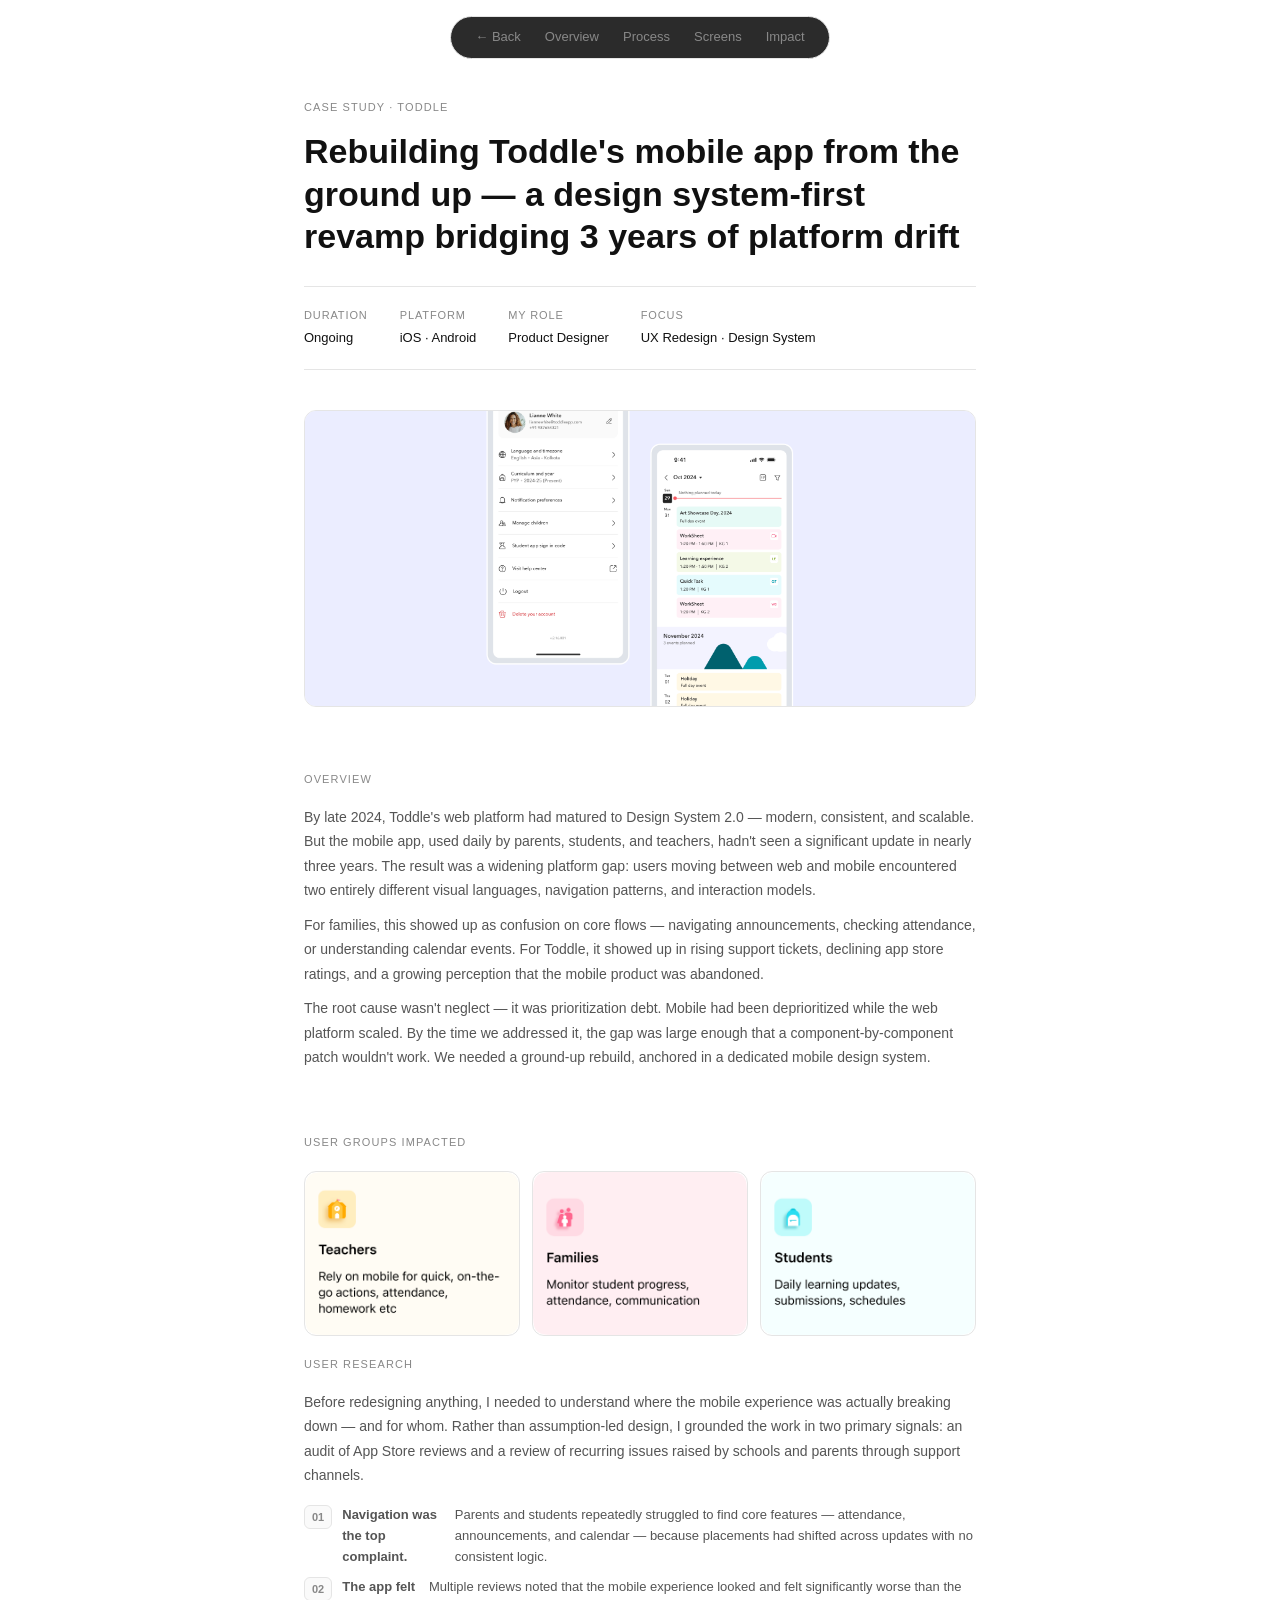
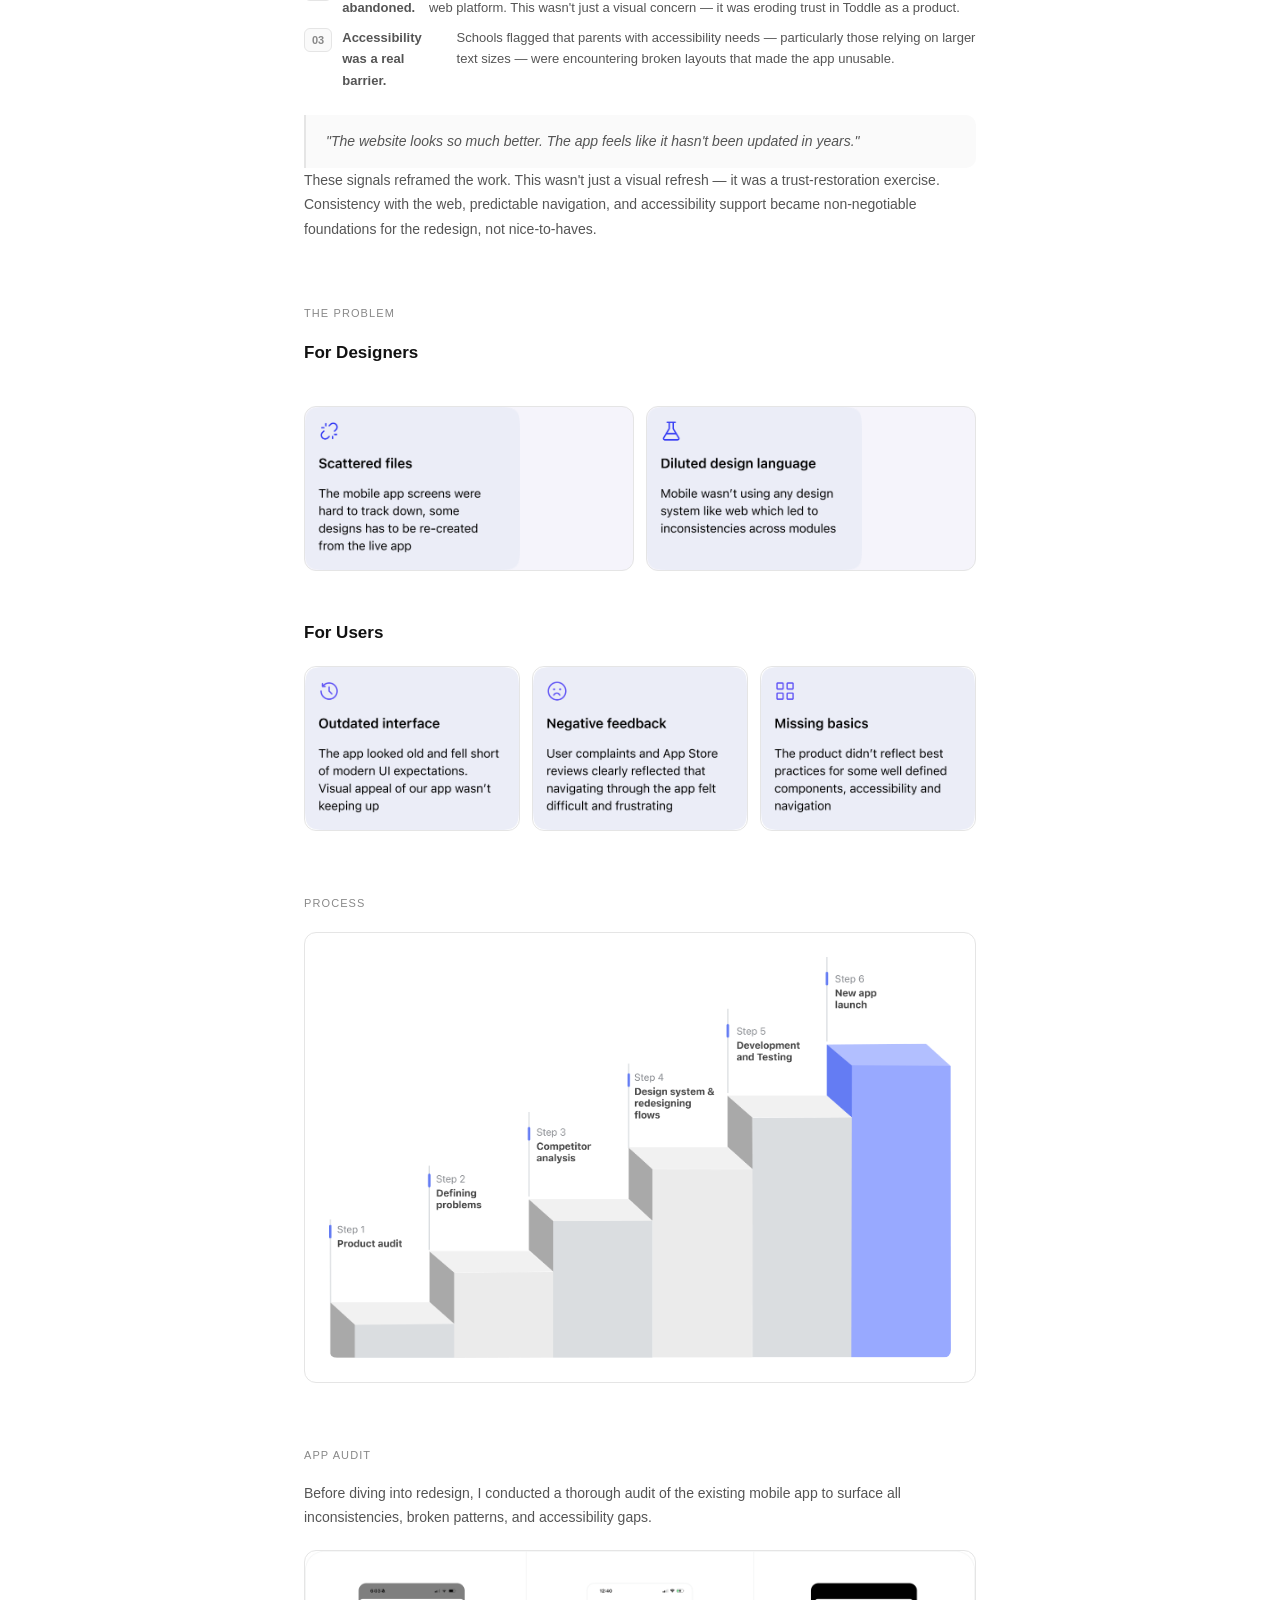
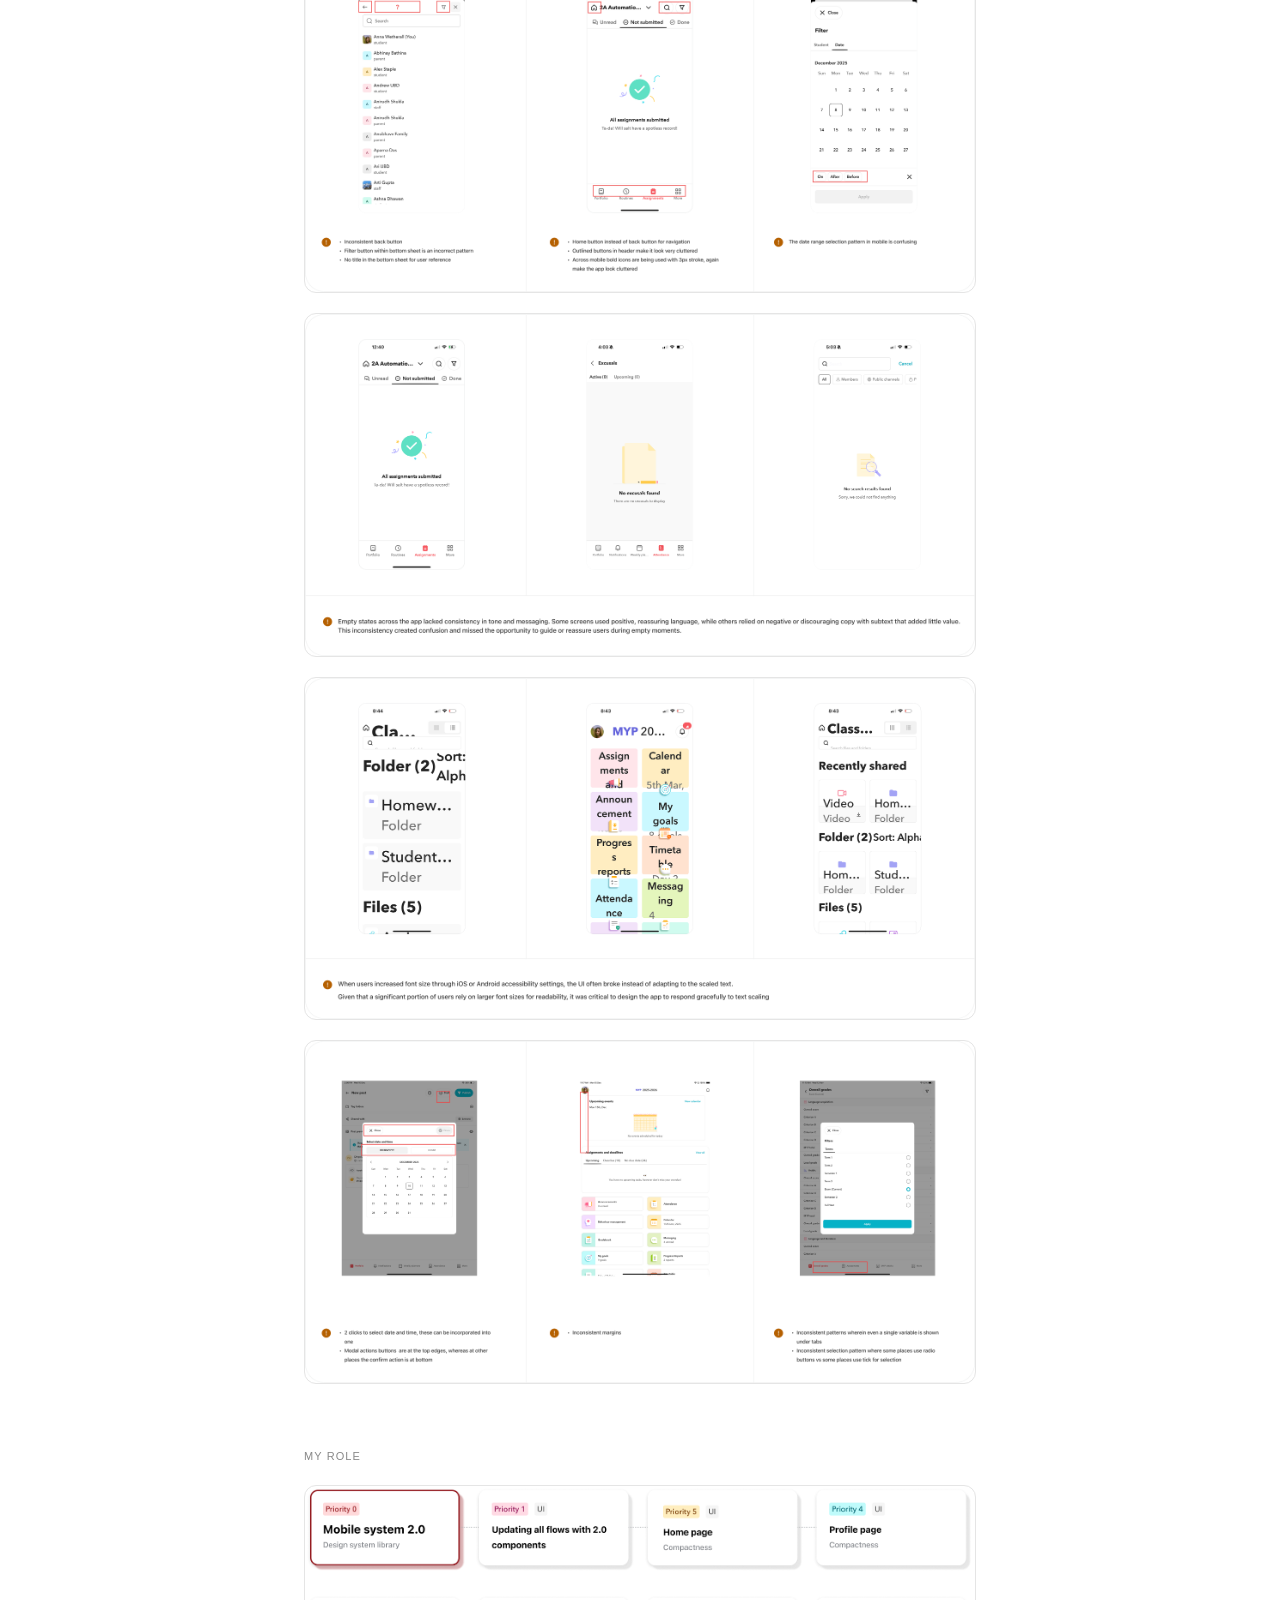
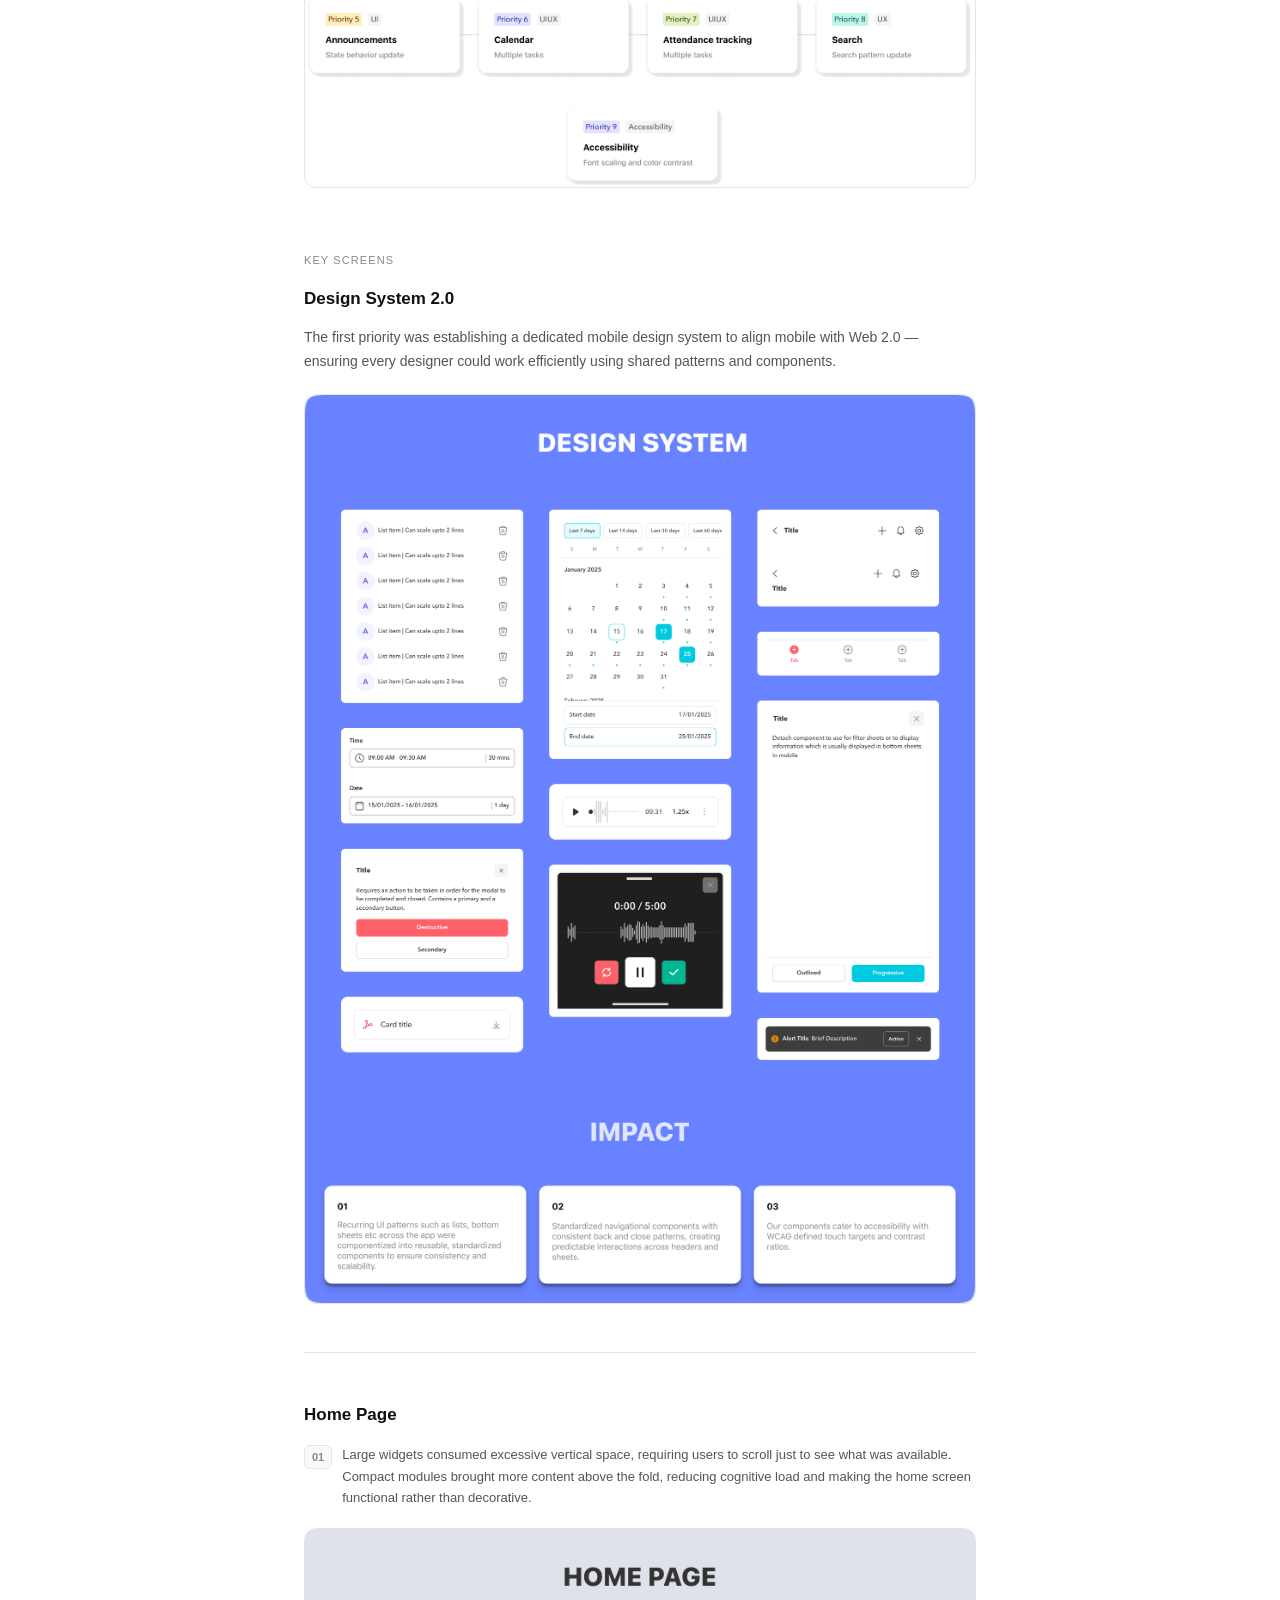
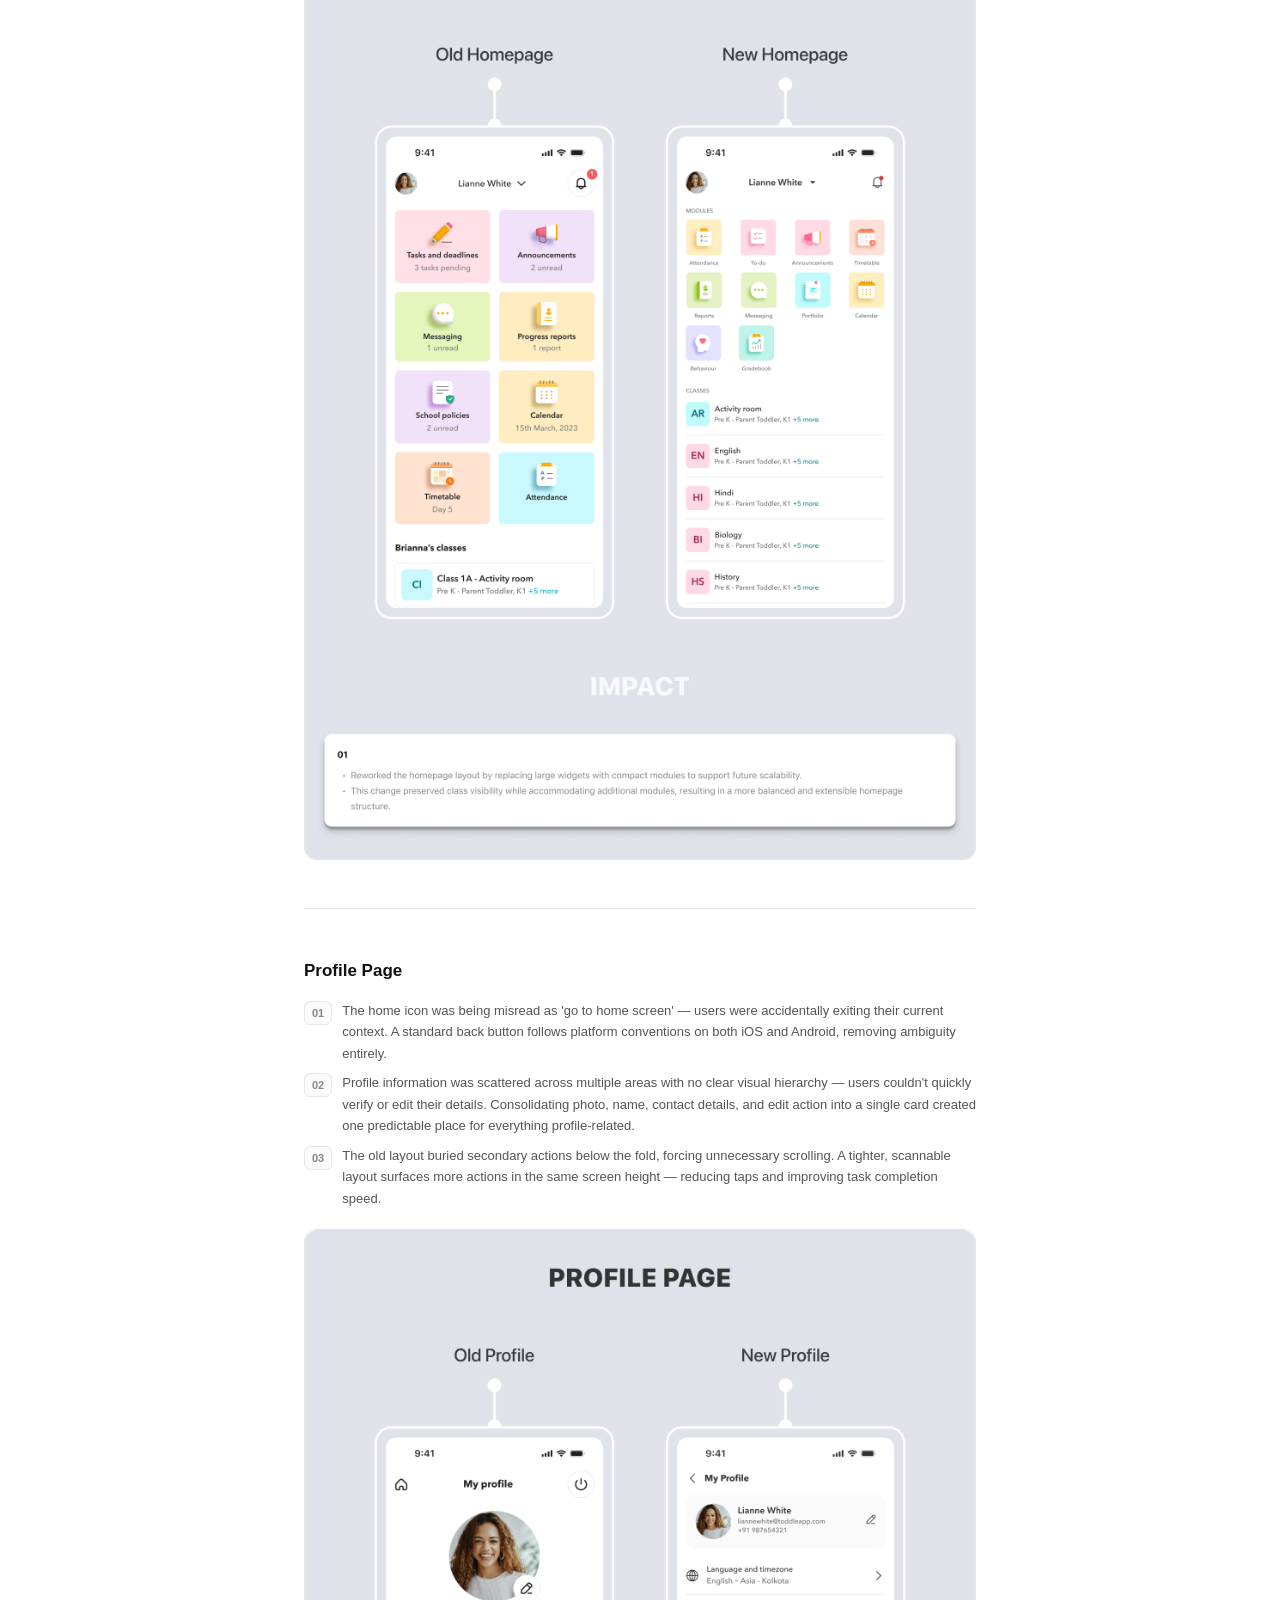
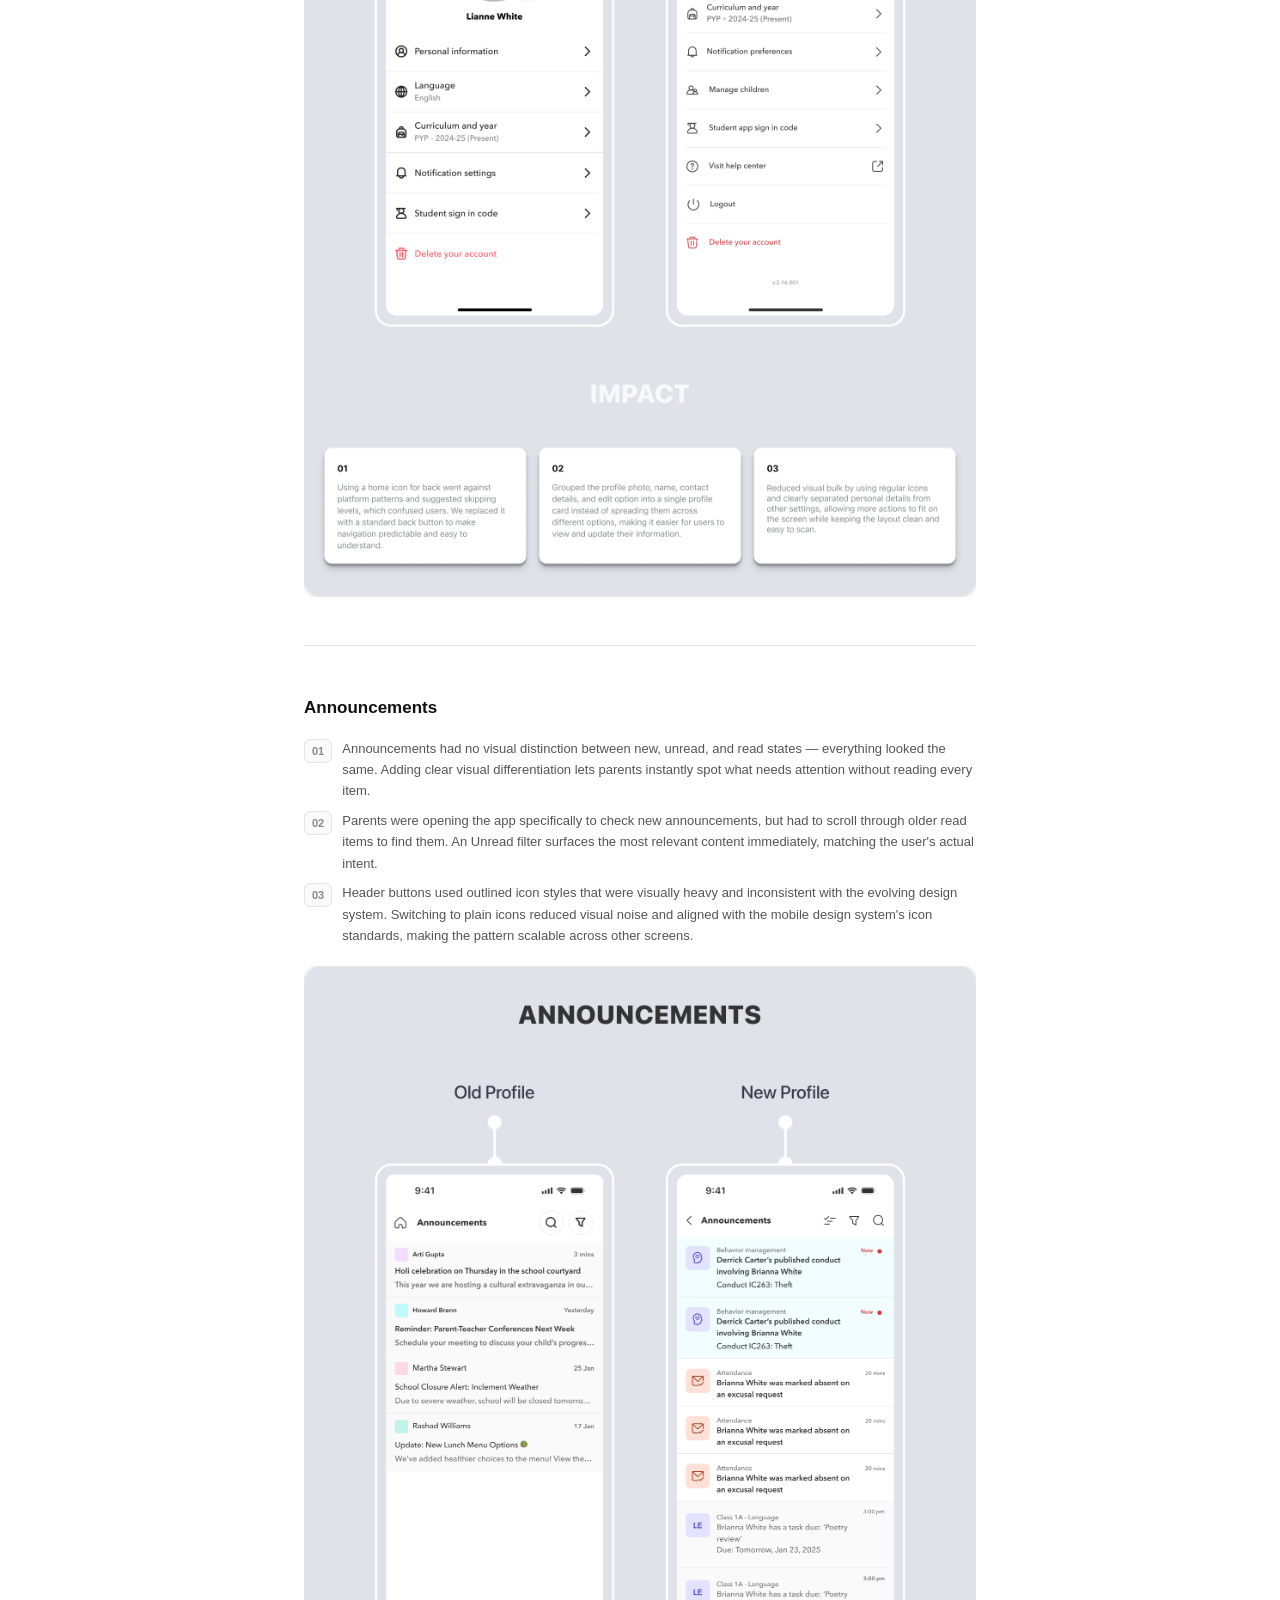
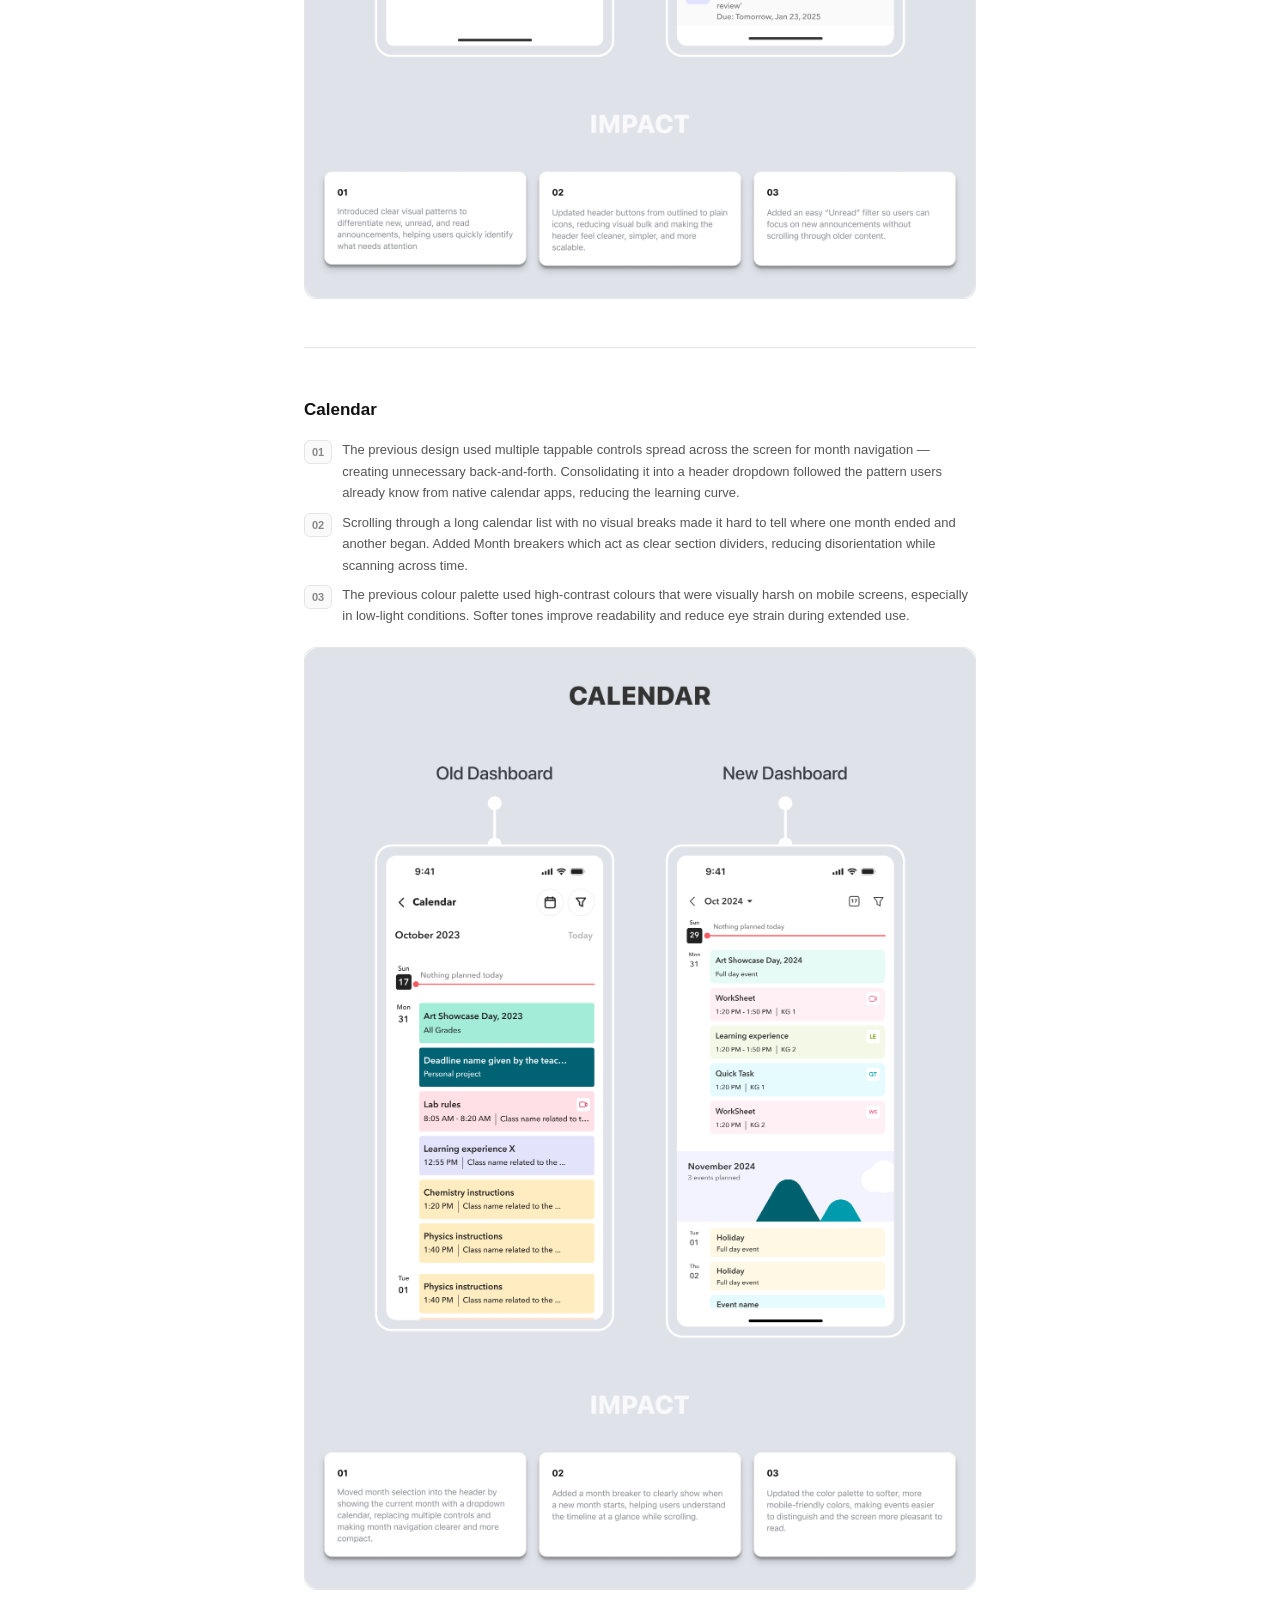
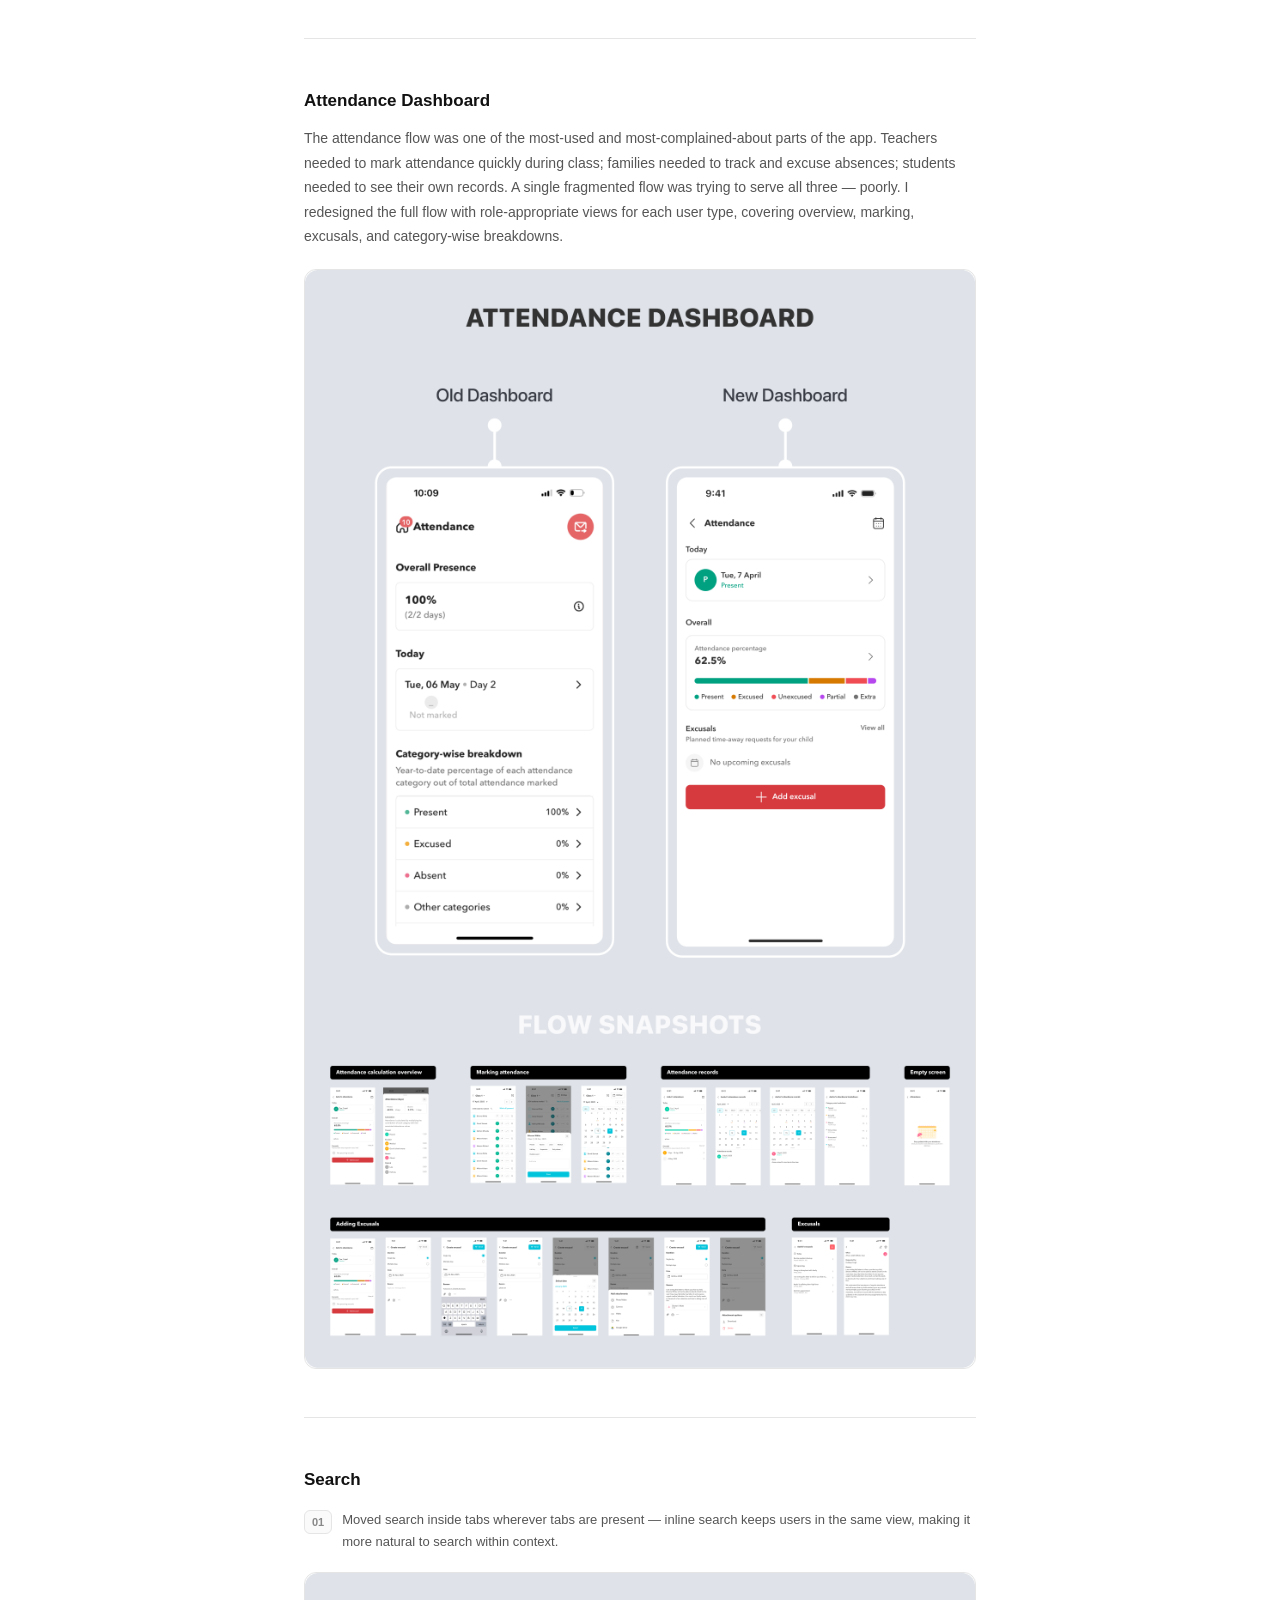
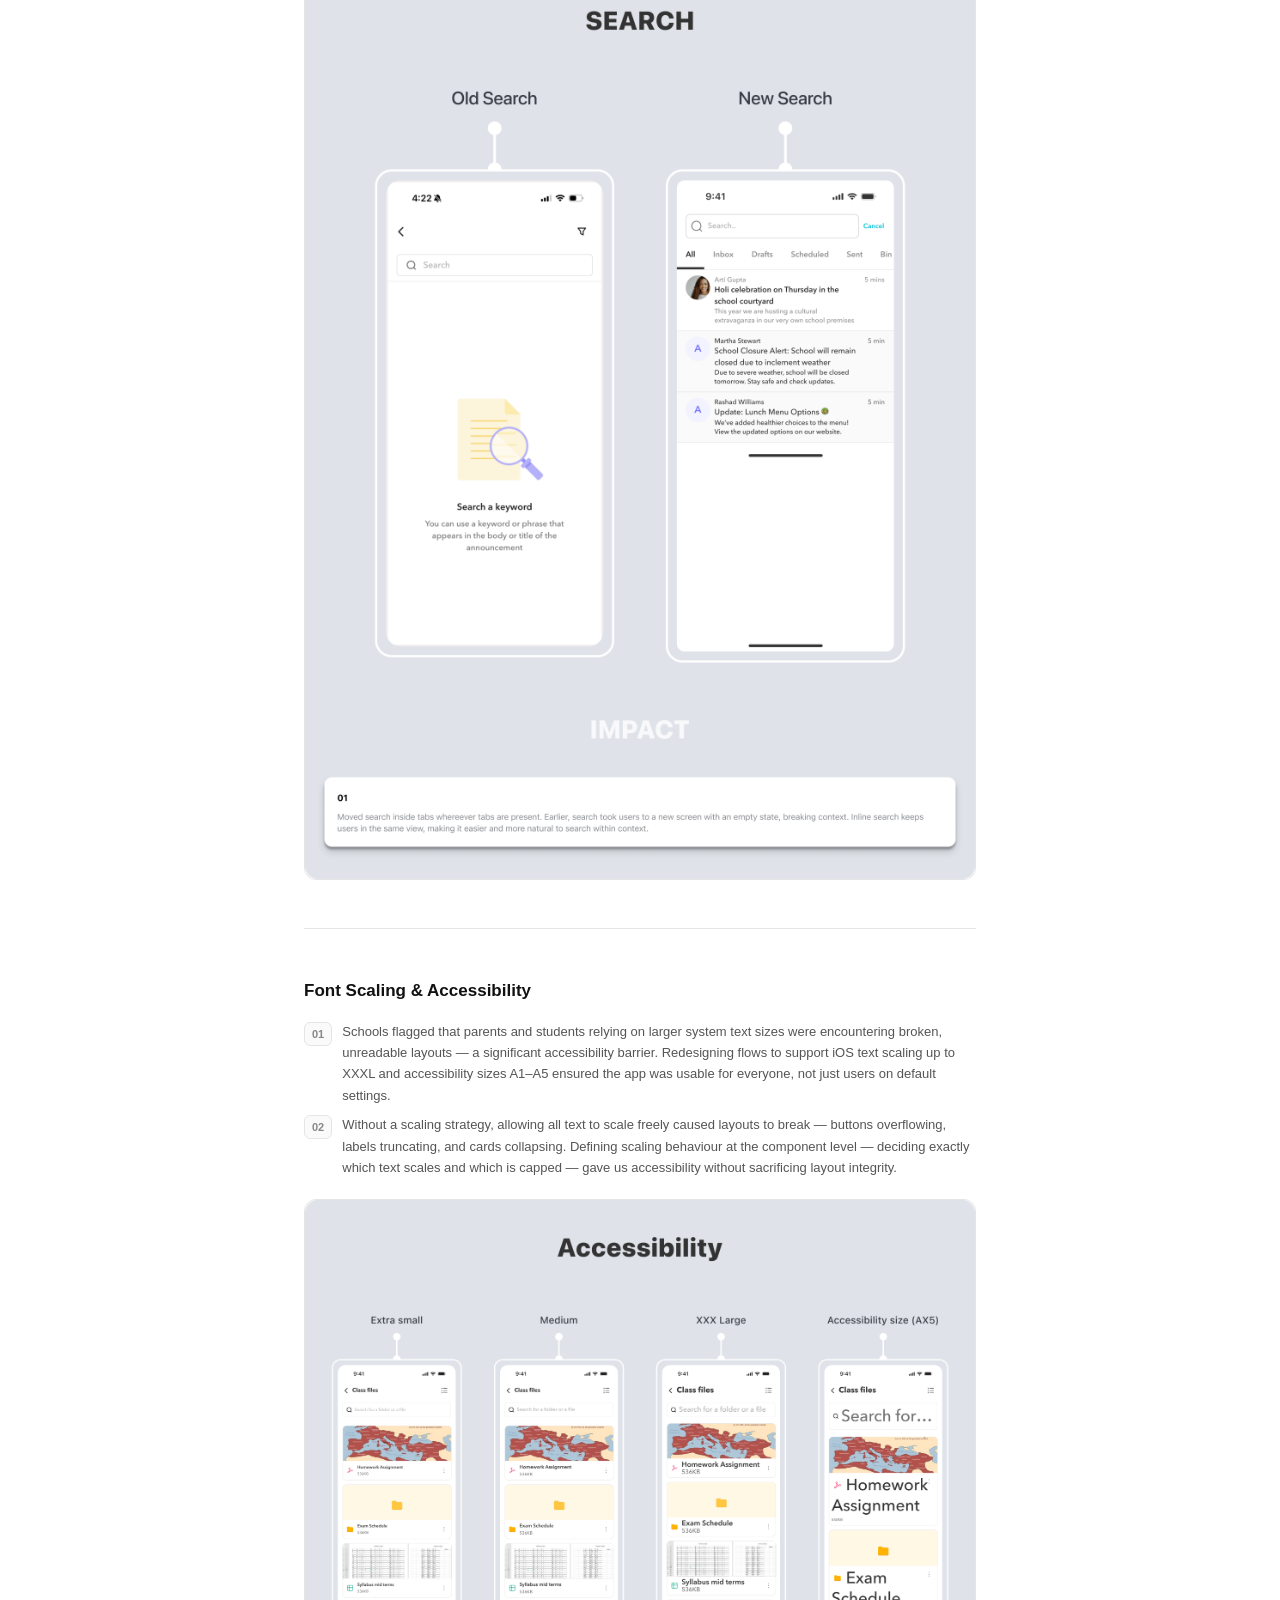
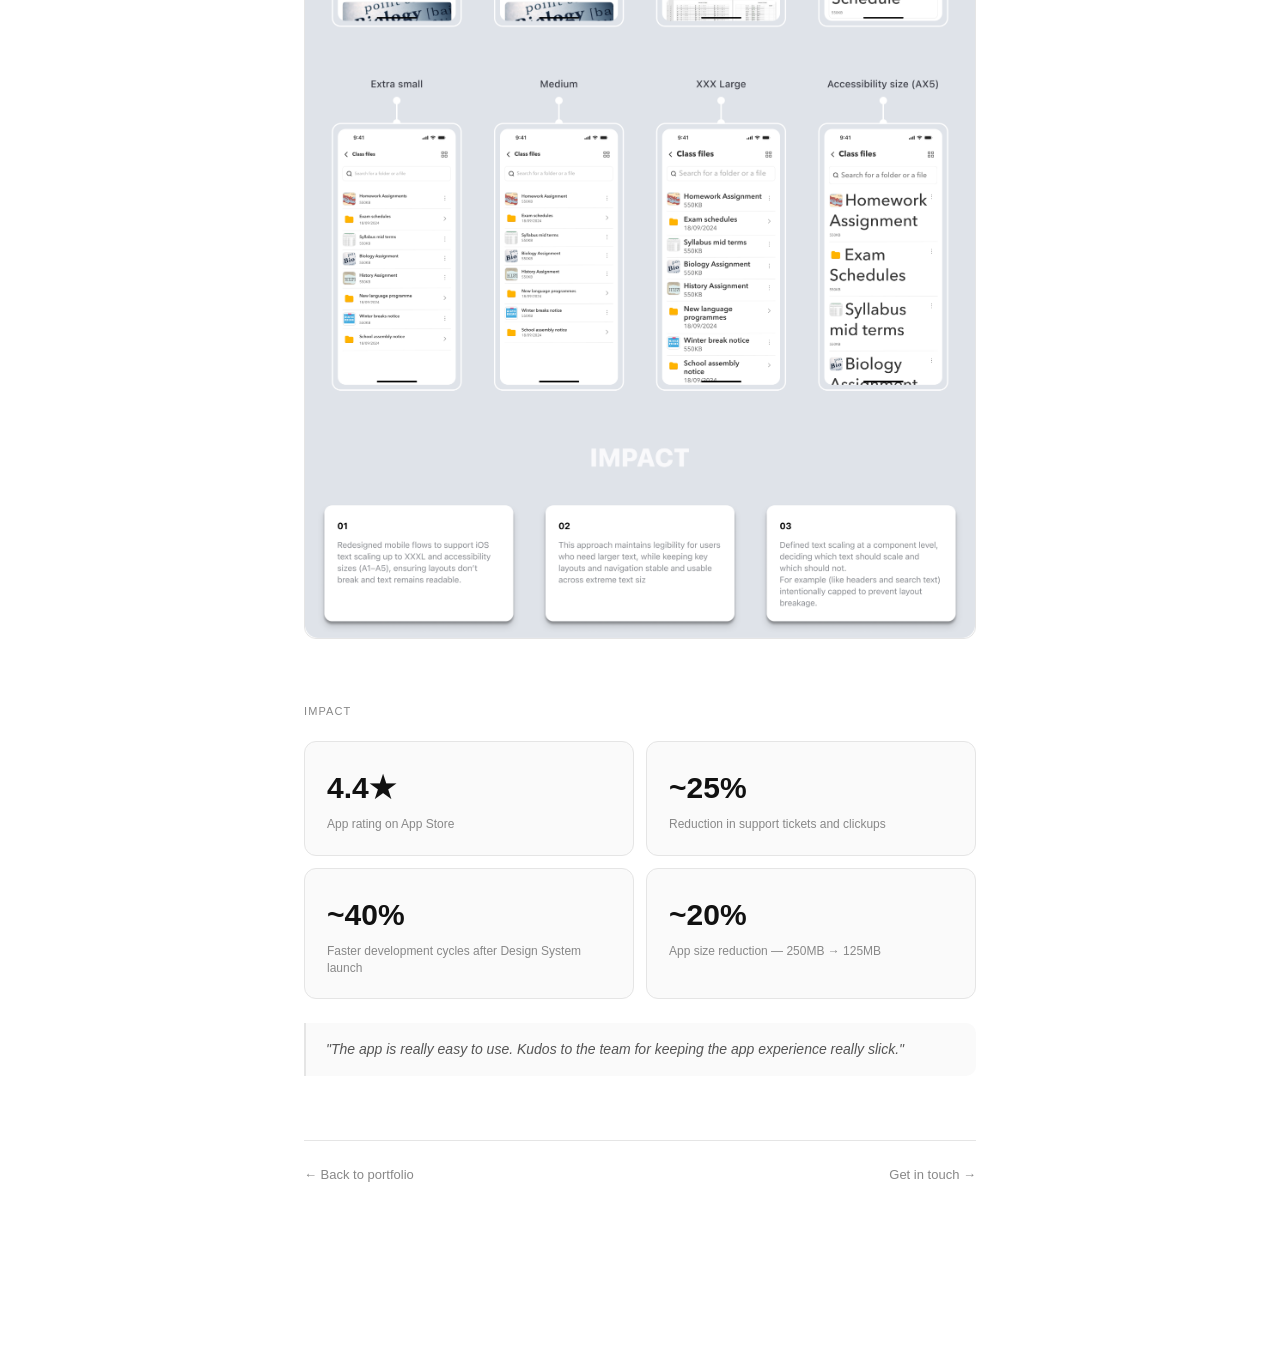
<file: toddle-case-study.html>
<!DOCTYPE html>
<html lang="en">
<head>
  <meta charset="UTF-8" />
  <meta name="viewport" content="width=device-width, initial-scale=1.0" />
  <title>Toddle Mobile App Revamp — Divyal Jain</title>
  <script>(function(){var t=localStorage.getItem('theme')||(window.matchMedia('(prefers-color-scheme: dark)').matches?'dark':'light');document.documentElement.setAttribute('data-theme',t);})();</script>
  <style>
    *, *::before, *::after { box-sizing: border-box; margin: 0; padding: 0; }

    :root {
      --bg: #ffffff;
      --fg: #111111;
      --muted: #888;
      --border: #e5e5e5;
      --card: #fafafa;
      --body-text: #555;
      --radius: 12px;
      --nav-bg: rgba(255,255,255,0.92);
      --nav-hover: #f0f0f0;
    }
    [data-theme="dark"] {
      --bg: #0f0f0f;
      --fg: #e8e8e8;
      --muted: #666;
      --border: #222;
      --card: #161616;
      --body-text: #999;
      --nav-bg: rgba(15,15,15,0.92);
      --nav-hover: #1a1a1a;
    }
    @media (prefers-color-scheme: dark) {
      :root:not([data-theme="light"]) {
        --bg: #0f0f0f; --fg: #e8e8e8; --muted: #666; --border: #222; --card: #161616; --body-text: #999;
      }
    }

    html { scroll-behavior: smooth; transition: background .3s, color .3s; }
    body { background: var(--bg); color: var(--fg); font-family: -apple-system, BlinkMacSystemFont, 'Segoe UI', sans-serif; line-height: 1.6; }

    /* NAV */
    .top-nav { position: sticky; top: 16px; z-index: 100; display: flex; justify-content: center; margin-bottom: 56px; }
    .nav-inner {
      display: flex; align-items: center; gap: 4px;
      background: rgba(20,20,20,.9); backdrop-filter: blur(12px);
      border: 1px solid var(--border); border-radius: 999px; padding: 6px 14px; font-size: 13px;
    }
    .nav-inner a { color: var(--muted); text-decoration: none; padding: 4px 10px; border-radius: 999px; transition: color .15s; }
    .nav-inner a:hover { color: var(--fg); }

    /* LAYOUT */
    main { max-width: 720px; margin: 0 auto; padding: 0 24px 100px; }

    /* HERO */
    .hero { margin-bottom: 64px; }
    .hero-eyebrow { font-size: 11px; letter-spacing: .1em; text-transform: uppercase; color: var(--muted); margin-bottom: 14px; }
    .hero h1 { font-size: clamp(24px, 4vw, 34px); font-weight: 600; line-height: 1.25; margin-bottom: 28px; }
    .hero-meta {
      display: flex; flex-wrap: wrap; gap: 32px;
      padding: 20px 0; border-top: 1px solid var(--border); border-bottom: 1px solid var(--border);
      margin-bottom: 40px;
    }
    .meta-item { display: flex; flex-direction: column; gap: 4px; }
    .meta-label { font-size: 11px; text-transform: uppercase; letter-spacing: .08em; color: var(--muted); }
    .meta-value { font-size: 13px; font-weight: 500; }

    /* SECTION */
    .cs-section { margin-bottom: 64px; }
    .section-label { font-size: 11px; letter-spacing: .1em; text-transform: uppercase; color: var(--muted); margin-bottom: 16px; }
    .cs-section h2 { font-size: 17px; font-weight: 600; margin-bottom: 12px; }
    .cs-section p { font-size: 14px; color: var(--body-text); line-height: 1.75; margin-bottom: 10px; }

    /* SCREENSHOT */
    .screenshot { width: 100%; display: block; border-radius: var(--radius); border: 1px solid var(--border); margin: 20px 0; }
    .img-row { display: flex; gap: 12px; margin: 20px 0; }
    .img-row .screenshot { margin: 0; flex: 1; }
    .img-grid-2 { display: flex; gap: 12px; margin: 20px 0; }
    .img-grid-2 img { flex: 1 1 0; min-width: 0; height: 165px; object-fit: contain; object-position: top left; border-radius: var(--radius); border: 1px solid var(--border); display: block; background: #f5f4fb; }
    .img-grid-3 { display: grid; grid-template-columns: repeat(3, 1fr); gap: 12px; margin: 20px 0; }
    .img-grid-3 .screenshot { margin: 0; }
    .img-grid-4 { display: grid; grid-template-columns: repeat(4, 1fr); gap: 12px; margin: 20px 0; }
    .img-grid-4 .screenshot { margin: 0; }
    .white-bg { background: #fff; border-radius: var(--radius); padding: 24px; margin: 20px 0; border: 1px solid var(--border); }
    .white-bg .screenshot { margin: 0; border: none; border-radius: 8px; }
    .screenshot-white { background: #fff; }
    .white-bg .img-grid-4 { margin: 0; }

    /* STEPS */
    .steps { display: flex; flex-direction: column; margin-top: 20px; }
    .step { display: flex; gap: 16px; padding: 16px 0; border-bottom: 1px solid var(--border); }
    .step:last-child { border-bottom: none; }
    .step-num { font-size: 11px; color: var(--muted); font-weight: 500; min-width: 28px; padding-top: 2px; }
    .step-body h4 { font-size: 14px; font-weight: 600; margin-bottom: 3px; }
    .step-body p { font-size: 13px; color: var(--body-text); margin: 0; }

    /* IMPACT LIST */
    .impact-list { display: flex; flex-direction: column; gap: 8px; margin-top: 16px; }
    .impact-item { display: flex; gap: 10px; align-items: flex-start; font-size: 13px; color: var(--body-text); line-height: 1.65; }
    .impact-num { background: var(--card); border: 1px solid var(--border); border-radius: 6px; padding: 2px 7px; font-size: 11px; color: var(--muted); font-weight: 600; flex-shrink: 0; margin-top: 1px; }

    /* METRICS */
    .metrics { display: grid; grid-template-columns: repeat(2, 1fr); gap: 12px; margin-top: 20px; }
    .metric { background: var(--card); border: 1px solid var(--border); border-radius: var(--radius); padding: 22px; }
    .metric-val { font-size: 30px; font-weight: 700; margin-bottom: 4px; }
    .metric-label { font-size: 12px; color: var(--muted); line-height: 1.4; }

    /* QUOTE */
    .pull-quote { border-left: 2px solid var(--border); padding: 14px 20px; margin-top: 24px; background: var(--card); border-radius: 0 10px 10px 0; }
    .pull-quote p { font-size: 14px; font-style: italic; color: var(--body-text); margin: 0 !important; }

    hr { border: none; border-top: 1px solid var(--border); margin: 48px 0; }

    /* FOOTER */
    .footer { margin-top: 64px; padding-top: 24px; border-top: 1px solid var(--border); display: flex; justify-content: space-between; align-items: center; }
    .footer a { font-size: 13px; color: var(--muted); text-decoration: none; transition: color .15s; }
    .footer a:hover { color: var(--fg); }

    /* MOBILE BACK BUTTON */
    .mobile-back { display: none; }
    @media (max-width: 640px) {
      .mobile-back {
        display: flex; align-items: center; justify-content: center;
        position: fixed; top: 16px; left: 16px; z-index: 999;
        width: 38px; height: 38px; border-radius: 100px;
        background: var(--nav-bg); backdrop-filter: blur(16px); -webkit-backdrop-filter: blur(16px);
        border: 1px solid var(--border); box-shadow: 0 2px 12px rgba(0,0,0,0.12);
        color: var(--fg); text-decoration: none;
        transition: transform 0.3s ease, opacity 0.3s ease, background 0.2s;
      }
      .mobile-back svg { width: 18px; height: 18px; stroke: currentColor; fill: none; stroke-width: 2; stroke-linecap: round; stroke-linejoin: round; }
      .mobile-back.hide { transform: translateY(-72px); opacity: 0; pointer-events: none; }
    }

    @media (max-width: 640px) {
      /* Nav */
      .top-nav { display: none; }
      /* Layout — top padding clears the fixed back button */
      main { padding: 72px 16px 48px; }
      /* Match designer cards to the same column width as 3-col user cards */
      .img-grid-2 { display: grid; grid-template-columns: repeat(3, 1fr); gap: 6px; }
      .img-grid-2 img { height: auto; width: 100%; aspect-ratio: unset; }
      .img-grid-3 { gap: 6px; }
      .img-grid-3 .screenshot { border-radius: 8px; }
      .img-grid-4 { gap: 6px; }
      .img-grid-4 .screenshot { border-radius: 6px; }
      /* Meta */
      .hero-meta { gap: 16px; }
      /* Impact metrics */
      .metric { padding: 14px; }
      .metric-val { font-size: 20px; }
      .metric-label { font-size: 11px; }
      /* Footer */
      .footer { flex-direction: column; gap: 8px; text-align: center; }
    }
  </style>
</head>
<body>

<nav class="top-nav">
  <div class="nav-inner">
    <a href="index.html">← Back</a>
    <a href="#overview">Overview</a>
    <a href="#process">Process</a>
    <a href="#screens">Screens</a>
    <a href="#impact">Impact</a>
  </div>
</nav>

<main>

  <!-- HERO -->
  <div class="hero">
    <div class="hero-eyebrow">Case Study · Toddle</div>
    <h1>Rebuilding Toddle's mobile app from the ground up — a design system-first revamp bridging 3 years of platform drift</h1>
    <div class="hero-meta">
      <div class="meta-item"><span class="meta-label">Duration</span><span class="meta-value">Ongoing</span></div>
      <div class="meta-item"><span class="meta-label">Platform</span><span class="meta-value">iOS · Android</span></div>
      <div class="meta-item"><span class="meta-label">My Role</span><span class="meta-value">Product Designer</span></div>
      <div class="meta-item"><span class="meta-label">Focus</span><span class="meta-value">UX Redesign · Design System</span></div>
    </div>
    <img class="screenshot" src="Case study 1/Hero section image.png" alt="Toddle app redesign hero" style="margin:0" />
  </div>

  <!-- OVERVIEW -->
  <div class="cs-section" id="overview">
    <div class="section-label">Overview</div>
    <p>By late 2024, Toddle's web platform had matured to Design System 2.0 — modern, consistent, and scalable. But the mobile app, used daily by parents, students, and teachers, hadn't seen a significant update in nearly three years. The result was a widening platform gap: users moving between web and mobile encountered two entirely different visual languages, navigation patterns, and interaction models.</p>
    <p>For families, this showed up as confusion on core flows — navigating announcements, checking attendance, or understanding calendar events. For Toddle, it showed up in rising support tickets, declining app store ratings, and a growing perception that the mobile product was abandoned.</p>
    <p>The root cause wasn't neglect — it was prioritization debt. Mobile had been deprioritized while the web platform scaled. By the time we addressed it, the gap was large enough that a component-by-component patch wouldn't work. We needed a ground-up rebuild, anchored in a dedicated mobile design system.</p>
  </div>

  <!-- USER GROUPS -->
  <div class="cs-section">
    <div class="section-label">User Groups Impacted</div>
    <div class="img-grid-3">
      <img class="screenshot" src="Case study 1/User personas/Frame.png" alt="Teachers" />
      <img class="screenshot" src="Case study 1/User personas/Frame-1.png" alt="Families" />
      <img class="screenshot" src="Case study 1/User personas/Frame-2.png" alt="Students" />
    </div>

  <!-- USER RESEARCH -->
<div class="cs-section">
  <div class="section-label">User Research</div>
  <p>Before redesigning anything, I needed to understand where the mobile experience was actually breaking down — and for whom. Rather than assumption-led design, I grounded the work in two primary signals: an audit of App Store reviews and a review of recurring issues raised by schools and parents through support channels.</p>

  <div class="impact-list">
    <div class="impact-item"><span class="impact-num">01</span><strong>Navigation was the top complaint.</strong> Parents and students repeatedly struggled to find core features — attendance, announcements, and calendar — because placements had shifted across updates with no consistent logic.</div>
    <div class="impact-item"><span class="impact-num">02</span><strong>The app felt abandoned.</strong> Multiple reviews noted that the mobile experience looked and felt significantly worse than the web platform. This wasn't just a visual concern — it was eroding trust in Toddle as a product.</div>
    <div class="impact-item"><span class="impact-num">03</span><strong>Accessibility was a real barrier.</strong> Schools flagged that parents with accessibility needs — particularly those relying on larger text sizes — were encountering broken layouts that made the app unusable.</div>
  </div>

  <div class="pull-quote">
    <p>"The website looks so much better. The app feels like it hasn't been updated in years."</p>
  </div>

  <p>These signals reframed the work. This wasn't just a visual refresh — it was a trust-restoration exercise. Consistency with the web, predictable navigation, and accessibility support became non-negotiable foundations for the redesign, not nice-to-haves.</p>
</div>

  <!-- PROBLEMS -->
  <div class="cs-section">
    <div class="section-label">The Problem</div>
    <h2>For Designers</h2>
    <div class="img-grid-2">
      <img class="screenshot" src="Case study 1/For designers/Frame.png" alt="For designers - problem 1" />
      <img class="screenshot" src="Case study 1/For designers/Frame-1.png" alt="For designers - problem 2" />
    </div>
    <h2 style="margin-top: 28px;">For Users</h2>
    <div class="img-grid-3">
      <img class="screenshot" src="Case study 1/For users/Frame.png" alt="For users - problem 1" />
      <img class="screenshot" src="Case study 1/For users/Frame-1.png" alt="For users - problem 2" />
      <img class="screenshot" src="Case study 1/For users/Frame-2.png" alt="For users - problem 3" />
    </div>
  </div>

  <!-- PROCESS -->
  <div class="cs-section" id="process">
    <div class="section-label">Process</div>
    <div class="white-bg">
      <img class="screenshot" src="Case study 1/The process.png" alt="The process" />
    </div>
  </div>

  <!-- APP AUDIT -->
  <div class="cs-section">
    <div class="section-label">App Audit</div>
    <p>Before diving into redesign, I conducted a thorough audit of the existing mobile app to surface all inconsistencies, broken patterns, and accessibility gaps.</p>
    <img class="screenshot screenshot-white" src="Case study 1/App audits/1.png" alt="App audit 1" />
    <img class="screenshot screenshot-white" src="Case study 1/App audits/2.png" alt="App audit 2" />
    <img class="screenshot screenshot-white" src="Case study 1/App audits/3.png" alt="App audit 3" />
    <img class="screenshot screenshot-white" src="Case study 1/App audits/4.png" alt="App audit 4" />
  </div>

  <!-- MY ROLE -->
  <div class="cs-section">
    <div class="section-label">My Role</div>
    <img class="screenshot" src="Case study 1/My role.png" alt="My role" />
  </div>

  <!-- SCREENS -->
  <div class="cs-section" id="screens">
    <div class="section-label">Key Screens</div>

    <h2>Design System 2.0</h2>
    <p>The first priority was establishing a dedicated mobile design system to align mobile with Web 2.0 — ensuring every designer could work efficiently using shared patterns and components.</p>
    <img class="screenshot" src="Case study 1/Design system.png" alt="Design system 2.0" />

    <hr />

    <h2>Home Page</h2>
    <div class="impact-list">
      <div class="impact-item"><span class="impact-num">01</span>Large widgets consumed excessive vertical space, requiring users to scroll just to see what was available. Compact modules brought more content above the fold, reducing cognitive load and making the home screen functional rather than decorative.</div>
    </div>
    <img class="screenshot" src="Case study 1/Homepage.png" alt="Homepage redesign" />

    <hr />

    <h2>Profile Page</h2>
    <div class="impact-list">
      <div class="impact-item"><span class="impact-num">01</span>The home icon was being misread as 'go to home screen' — users were accidentally exiting their current context. A standard back button follows platform conventions on both iOS and Android, removing ambiguity entirely.</div>
      <div class="impact-item"><span class="impact-num">02</span>Profile information was scattered across multiple areas with no clear visual hierarchy — users couldn't quickly verify or edit their details. Consolidating photo, name, contact details, and edit action into a single card created one predictable place for everything profile-related.</div>
      <div class="impact-item"><span class="impact-num">03</span>The old layout buried secondary actions below the fold, forcing unnecessary scrolling. A tighter, scannable layout surfaces more actions in the same screen height — reducing taps and improving task completion speed.</div>
    </div>
    <img class="screenshot" src="Case study 1/Profile page.png" alt="Profile page redesign" />

    <hr />
    <h2>Announcements</h2>
    <div class="impact-list">
      <div class="impact-item"><span class="impact-num">01</span>Announcements had no visual distinction between new, unread, and read states — everything looked the same. Adding clear visual differentiation lets parents instantly spot what needs attention without reading every item.</div>
      <div class="impact-item"><span class="impact-num">02</span>Parents were opening the app specifically to check new announcements, but had to scroll through older read items to find them. An Unread filter surfaces the most relevant content immediately, matching the user's actual intent.</div>
      <div class="impact-item"><span class="impact-num">03</span>Header buttons used outlined icon styles that were visually heavy and inconsistent with the evolving design system. Switching to plain icons reduced visual noise and aligned with the mobile design system's icon standards, making the pattern scalable across other screens.</div>
    </div>
    <img class="screenshot" src="Case study 1/Announcements.png" alt="Announcements redesign" />

    <hr />

    <h2>Calendar</h2>
    <div class="impact-list">
      <div class="impact-item"><span class="impact-num">01</span>The previous design used multiple tappable controls spread across the screen for month navigation — creating unnecessary back-and-forth. Consolidating it into a header dropdown followed the pattern users already know from native calendar apps, reducing the learning curve.</div>
      <div class="impact-item"><span class="impact-num">02</span>Scrolling through a long calendar list with no visual breaks made it hard to tell where one month ended and another began. Added Month breakers which act as clear section dividers, reducing disorientation while scanning across time.</div>
      <div class="impact-item"><span class="impact-num">03</span>The previous colour palette used high-contrast colours that were visually harsh on mobile screens, especially in low-light conditions. Softer tones improve readability and reduce eye strain during extended use.</div>
    </div>
    <img class="screenshot" src="Case study 1/Calendar.png" alt="Calendar redesign" />

    <hr />

    <h2>Attendance Dashboard</h2>
    <p>The attendance flow was one of the most-used and most-complained-about parts of the app. Teachers needed to mark attendance quickly during class; families needed to track and excuse absences; students needed to see their own records. A single fragmented flow was trying to serve all three — poorly. I redesigned the full flow with role-appropriate views for each user type, covering overview, marking, excusals, and category-wise breakdowns.</p>
    <img class="screenshot" src="Case study 1/Attendance dashboard.png" alt="Attendance dashboard redesign" />

    <hr />

    <h2>Search</h2>
    <div class="impact-list">
      <div class="impact-item"><span class="impact-num">01</span>Moved search inside tabs wherever tabs are present — inline search keeps users in the same view, making it more natural to search within context.</div>
    </div>
    <img class="screenshot" src="Case study 1/Search.png" alt="Search redesign" />

    <hr />

    <h2>Font Scaling & Accessibility</h2>
    <div class="impact-list">
      <div class="impact-item"><span class="impact-num">01</span>Schools flagged that parents and students relying on larger system text sizes were encountering broken, unreadable layouts — a significant accessibility barrier. Redesigning flows to support iOS text scaling up to XXXL and accessibility sizes A1–A5 ensured the app was usable for everyone, not just users on default settings.</div>
      <div class="impact-item"><span class="impact-num">02</span>Without a scaling strategy, allowing all text to scale freely caused layouts to break — buttons overflowing, labels truncating, and cards collapsing. Defining scaling behaviour at the component level — deciding exactly which text scales and which is capped — gave us accessibility without sacrificing layout integrity.</div>

    </div>
    <img class="screenshot" src="Case study 1/Accessibility.png" alt="Font scaling and accessibility" />
  </div>

  <!-- IMPACT -->
  <div class="cs-section" id="impact">
    <div class="section-label">Impact</div>
    <div class="metrics">
      <div class="metric"><div class="metric-val">4.4★</div><div class="metric-label">App rating on App Store</div></div>
      <div class="metric"><div class="metric-val">~25%</div><div class="metric-label">Reduction in support tickets and clickups</div></div>
      <div class="metric"><div class="metric-val">~40%</div><div class="metric-label">Faster development cycles after Design System launch</div></div>
      <div class="metric"><div class="metric-val">~20%</div><div class="metric-label">App size reduction — 250MB → 125MB</div></div>
    </div>
    <div class="pull-quote">
      <p>"The app is really easy to use. Kudos to the team for keeping the app experience really slick."</p>
    </div>
  </div>

  <div class="footer">
    <a href="index.html">← Back to portfolio</a>
    <a href="mailto:hi@divyaljain.com">Get in touch →</a>
  </div>

</main>

<!-- MOBILE BACK BUTTON -->
<a class="mobile-back" href="index.html" aria-label="Back to portfolio">
  <svg viewBox="0 0 24 24"><line x1="19" y1="12" x2="5" y2="12"/><polyline points="12 19 5 12 12 5"/></svg>
</a>
<script>
  (function() {
    var btn = document.querySelector('.mobile-back');
    if (!btn) return;
    var lastY = window.scrollY;
    var ticking = false;
    window.addEventListener('scroll', function() {
      if (ticking) return;
      ticking = true;
      requestAnimationFrame(function() {
        var y = window.scrollY;
        if (y > lastY && y > 60) {
          btn.classList.add('hide');
        } else {
          btn.classList.remove('hide');
        }
        lastY = y;
        ticking = false;
      });
    }, { passive: true });
  })();
</script>
</body>
</html>
</file>
